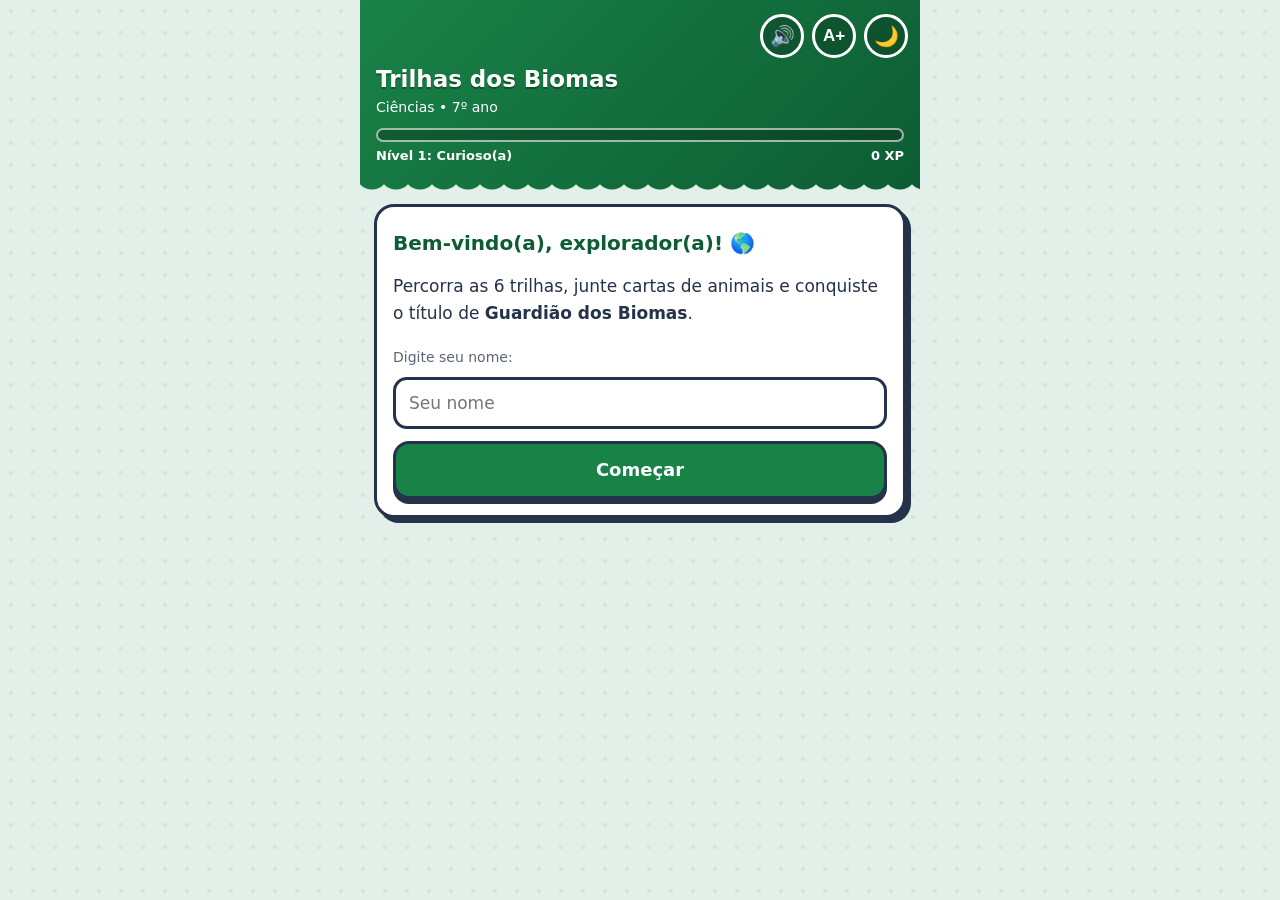
<file: index.html>
<!DOCTYPE html>
<html lang="pt-BR">
<head>
<meta charset="utf-8">
<meta name="viewport" content="width=device-width,initial-scale=1,viewport-fit=cover">
<meta name="theme-color" content="#0f5132">
<title>Trilhas dos Biomas Brasileiros – 7º ano</title>
<meta name="description" content="Trilhas, quizzes e desafios sobre os biomas brasileiros – Ciências, 7º ano.">
<link rel="manifest" href="manifest.webmanifest">
<link rel="icon" href="icons/icon.svg" type="image/svg+xml">
<link rel="icon" href="icons/icon-192.png" sizes="192x192" type="image/png">
<link rel="apple-touch-icon" href="icons/apple-touch-icon.png">
<meta name="mobile-web-app-capable" content="yes">
<meta name="apple-mobile-web-app-capable" content="yes">
<meta name="apple-mobile-web-app-title" content="Biomas">
<meta name="apple-mobile-web-app-status-bar-style" content="black-translucent">
<link rel="stylesheet" href="css/base.css">
<link rel="stylesheet" href="css/componentes.css">
<link rel="stylesheet" href="css/telas.css">
<link rel="stylesheet" href="css/relatorio.css">
<link rel="stylesheet" href="css/estudar.css">
<link rel="stylesheet" href="css/home2.css">
<link rel="stylesheet" href="css/quiz2.css">
<link rel="stylesheet" href="css/acesso.css">
<link rel="stylesheet" href="css/leitor.css">
<link rel="stylesheet" href="css/turma.css">
</head>
<body>
<div id="app"></div>
<nav class="tabs"><div id="nav"></div></nav>
<button id="installBtn" hidden>📲 Instalar app</button>

<script src="js/dados/biomas/amazonia.js"></script>
<script src="js/dados/biomas/cerrado.js"></script>
<script src="js/dados/biomas/mata-atlantica.js"></script>
<script src="js/dados/biomas/caatinga.js"></script>
<script src="js/dados/biomas/pampa.js"></script>
<script src="js/dados/biomas/pantanal.js"></script>
<script src="js/dados/biomas/amazonia-extra.js"></script>
<script src="js/dados/biomas/cerrado-extra.js"></script>
<script src="js/dados/biomas/mata-atlantica-extra.js"></script>
<script src="js/dados/biomas/caatinga-extra.js"></script>
<script src="js/dados/biomas/pampa-extra.js"></script>
<script src="js/dados/biomas/pantanal-extra.js"></script>
<script src="js/dados/biomas/amazonia-extra2.js"></script>
<script src="js/dados/biomas/caatinga-extra2.js"></script>
<script src="js/dados/biomas/cerrado-extra2.js"></script>
<script src="js/dados/biomas/mata-atlantica-extra2.js"></script>
<script src="js/dados/biomas/pampa-extra2.js"></script>
<script src="js/dados/biomas/pantanal-extra2.js"></script>
<script src="js/dados/mitos-fontes.js"></script>
<script src="js/dados/glossario.js"></script>
<script src="js/dados/textos/amazonia.js"></script>
<script src="js/dados/textos/cerrado.js"></script>
<script src="js/dados/textos/pantanal.js"></script>
<script src="js/dados/textos/caatinga.js"></script>
<script src="js/dados/textos/pampa.js"></script>
<script src="js/dados/textos/mata-atlantica.js"></script>
<script src="js/estado.js"></script>
<script src="js/tema.js"></script>
<script src="js/modo.js"></script>
<script src="js/acesso.js"></script>
<script src="js/leitor.js"></script>
<script src="js/telas/relampago.js"></script>
<script src="js/navegacao.js"></script>
<script src="js/dialogo.js"></script>
<script src="js/sessao.js"></script>
<script src="js/sequencia.js"></script>
<script src="js/medalhas.js"></script>
<script src="js/mapa.js"></script>
<script src="js/revisao.js"></script>
<script src="js/telas/inicio.js"></script>
<script src="js/telas/trilha.js"></script>
<script src="js/quiz.js"></script>
<script src="js/telas/atividades.js"></script>
<script src="js/telas/resultado.js"></script>
<script src="js/quiz-pares.js"></script>
<script src="js/telas/glossario.js"></script>
<script src="js/dados/bncc.js"></script>
<script src="js/bncc.js"></script>
<script src="js/telas/relatorio.js"></script>
<script src="js/qual-bioma.js"></script>
<script src="js/telas/estudar.js"></script>
<script src="js/dados/secoes.js"></script>
<script src="js/reveja.js"></script>
<script src="js/turma-codigo.js"></script>
<script src="js/telas/turma.js"></script>
<script src="js/telas/compara.js"></script>
<script src="js/telas/projetor.js"></script>
<script src="js/dados/niveis.js"></script>
<script src="js/nivel.js"></script>
<script src="js/main.js"></script>
<script src="js/voltar.js"></script>
<script src="js/pwa.js"></script>
</body>
</html>
</file>
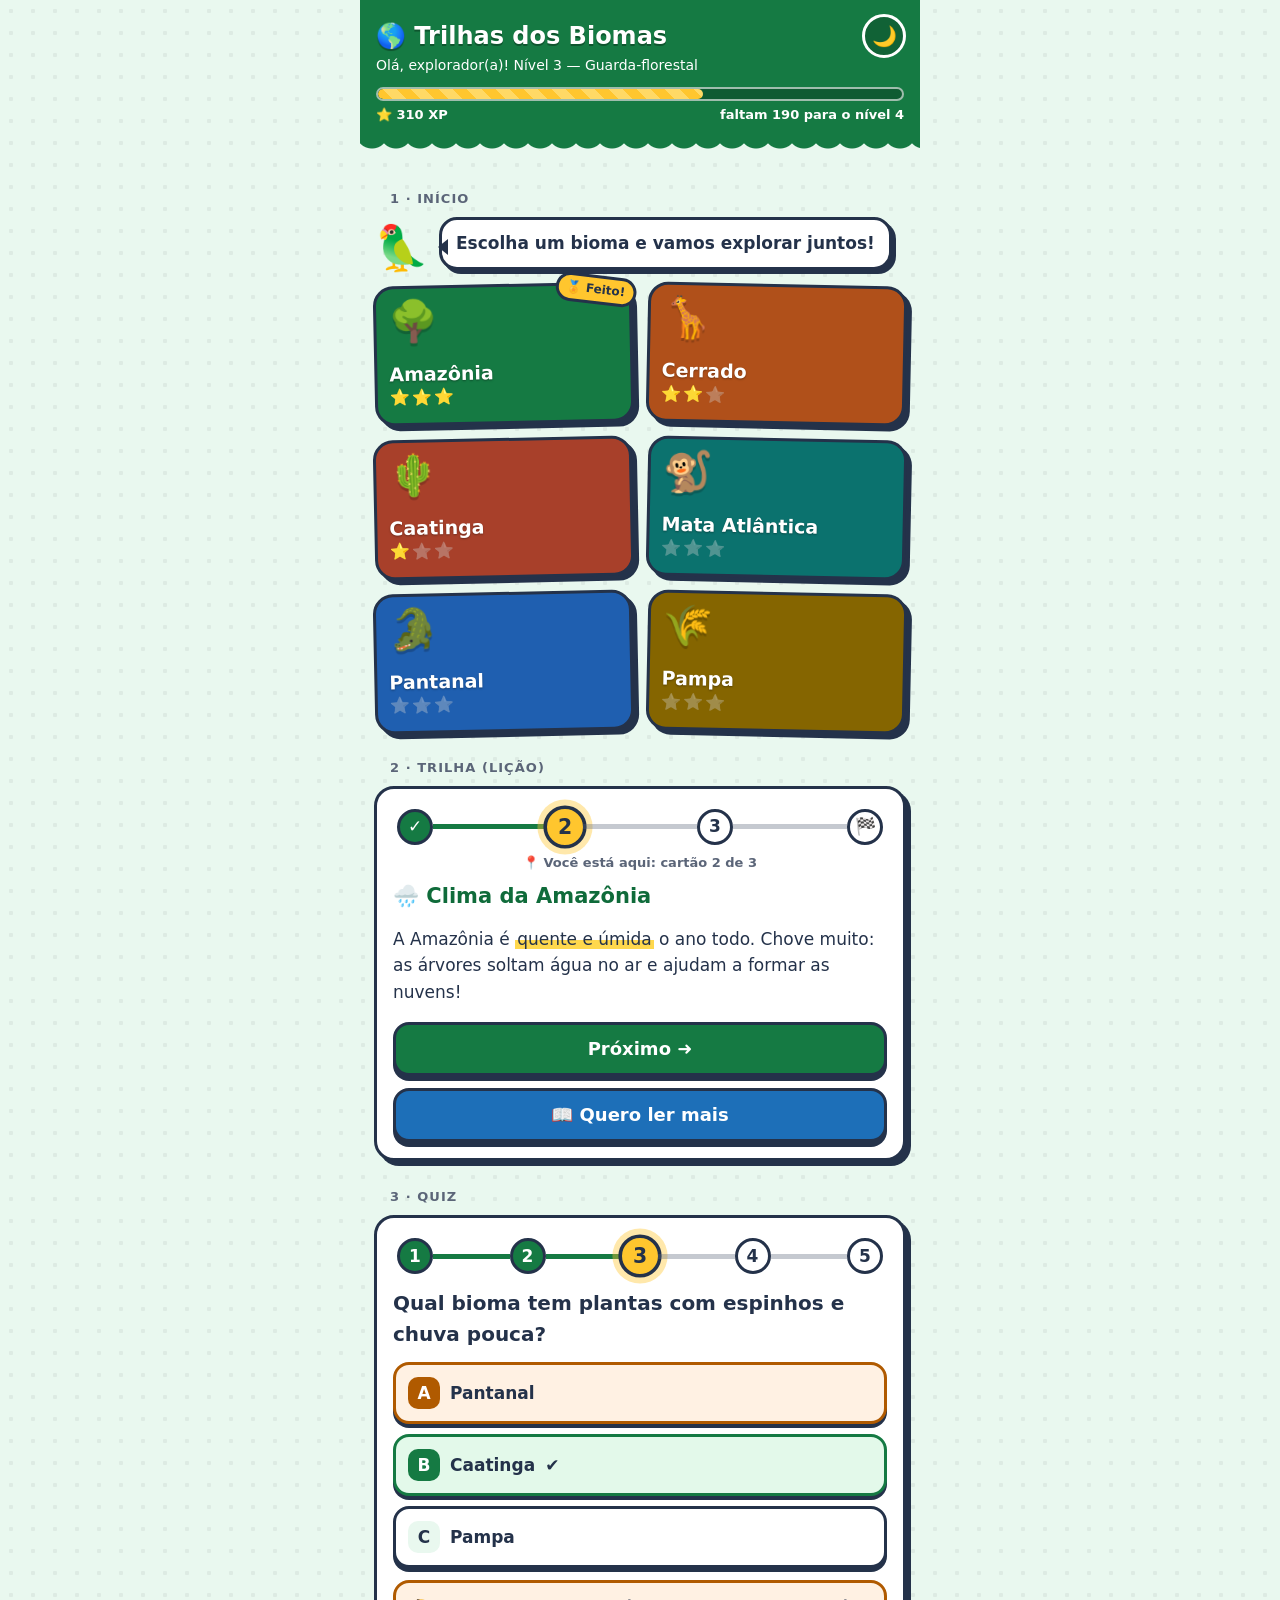
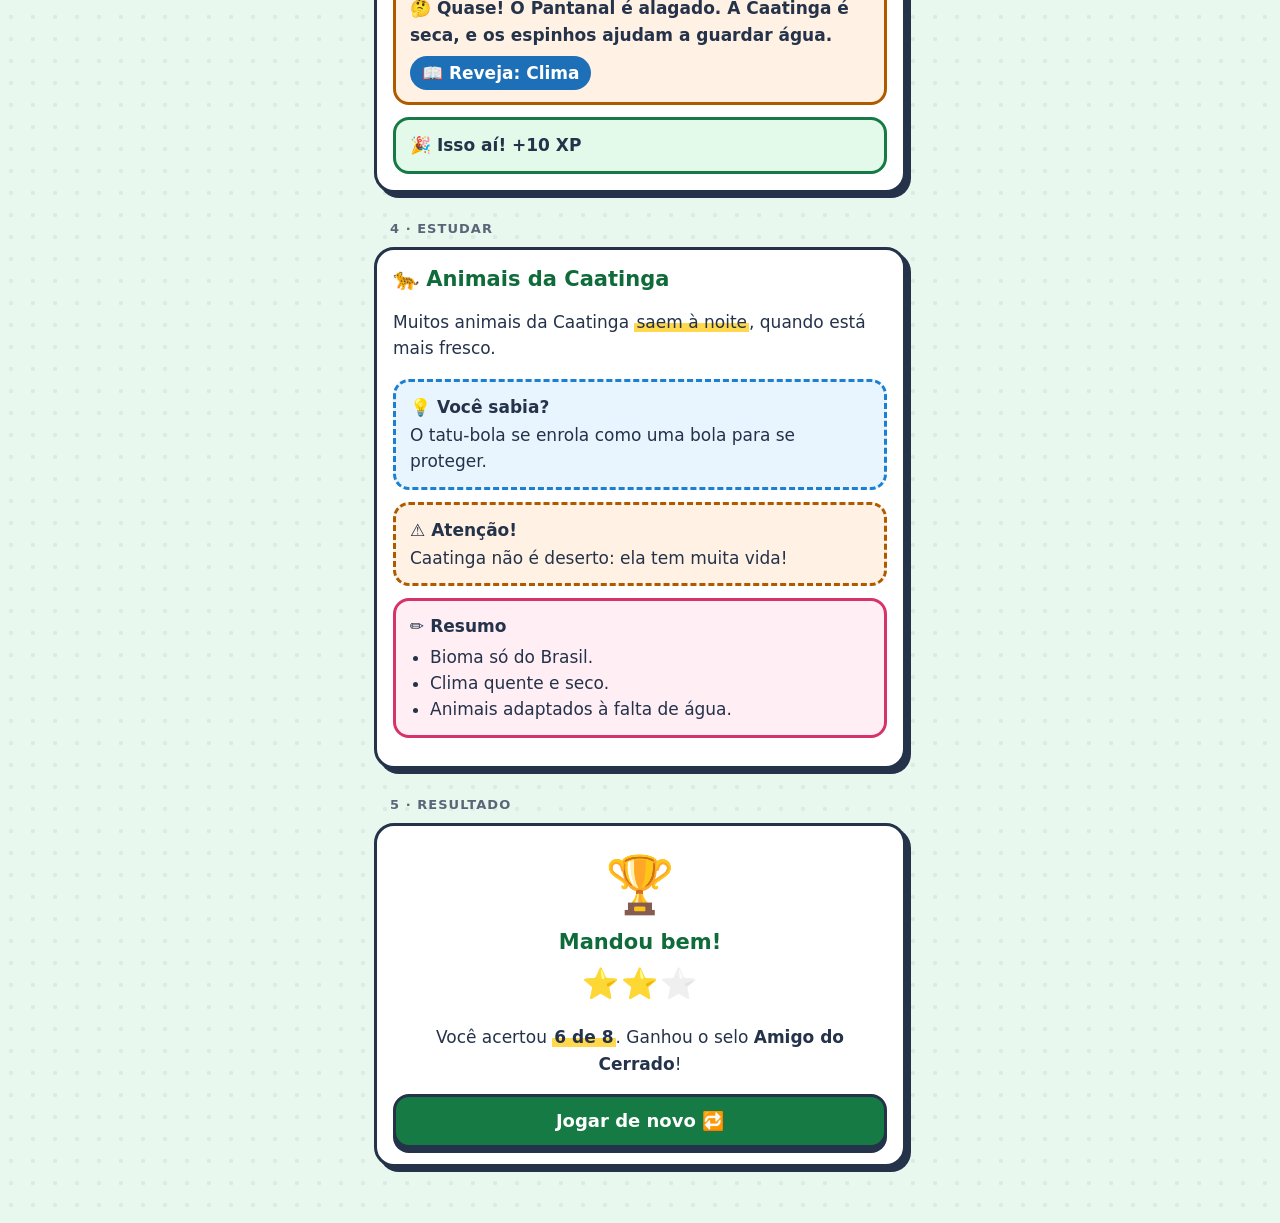
<file: docs/amostra-divertida.html>
<!doctype html>
<html lang="pt-BR"><head><meta charset="utf-8"><meta name="viewport" content="width=device-width,initial-scale=1">
<title>Amostra divertida — Trilhas dos Biomas</title>
<link rel="stylesheet" href="amostra-divertida.css"></head><body><div class="wrap">

<header class="top">
 <button class="modo" id="modo" onclick="trocaModo()" aria-label="Modo escuro">🌙</button>
 <h1>🌎 Trilhas dos Biomas</h1>
 <div class="sub">Olá, explorador(a)! Nível 3 — Guarda-florestal</div>
 <div class="xpbar"><i></i></div>
 <div class="xpline"><span>⭐ 310 XP</span><span>faltam 190 para o nível 4</span></div>
</header>

<main>
<div class="sec-t">1 · Início</div>
<div class="guia"><div class="av">🦜</div><div class="balao">Escolha um bioma e vamos explorar juntos!</div></div>
<div class="tiles">
 <div class="tile" style="background:#157a43"><span class="selo">🏅 Feito!</span><div class="em">🌳</div><div><h3>Amazônia</h3><div class="stars">⭐⭐⭐</div></div></div>
 <div class="tile" style="background:#b0501a"><div class="em">🦒</div><div><h3>Cerrado</h3><div class="stars">⭐⭐<b>⭐</b></div></div></div>
 <div class="tile" style="background:#a8402a"><div class="em">🌵</div><div><h3>Caatinga</h3><div class="stars">⭐<b>⭐⭐</b></div></div></div>
 <div class="tile" style="background:#0b726e"><div class="em">🐒</div><div><h3>Mata Atlântica</h3><div class="stars"><b>⭐⭐⭐</b></div></div></div>
 <div class="tile" style="background:#1f5fb0"><div class="em">🐊</div><div><h3>Pantanal</h3><div class="stars"><b>⭐⭐⭐</b></div></div></div>
 <div class="tile" style="background:#856500"><div class="em">🌾</div><div><h3>Pampa</h3><div class="stars"><b>⭐⭐⭐</b></div></div></div>
</div>

<div class="sec-t">2 · Trilha (lição)</div>
<div class="card">
 <div class="passos"><span class="feito">✓</span><i class="feito"></i><span class="aqui">2</span><i></i><span>3</span><i></i><span>🏁</span></div>
 <div class="aqui-txt">📍 Você está aqui: cartão 2 de 3</div>
 <h2>🌧️ Clima da Amazônia</h2>
 <p>A Amazônia é <mark>quente e úmida</mark> o ano todo. Chove muito: as árvores soltam água no ar e ajudam a formar as nuvens!</p>
 <button class="btn">Próximo ➜</button>
 <button class="btn ler">📖 Quero ler mais</button>
</div>

<div class="sec-t">3 · Quiz</div>
<div class="card">
 <div class="passos"><span class="feito">1</span><i class="feito"></i><span class="feito">2</span><i class="feito"></i><span class="aqui">3</span><i></i><span>4</span><i></i><span>5</span></div>
 <div class="q">Qual bioma tem plantas com espinhos e chuva pouca?</div>
 <button class="opt wrong"><span class="l">A</span>Pantanal</button>
 <button class="opt right"><span class="l">B</span>Caatinga <span class="pop">✔</span></button>
 <button class="opt"><span class="l">C</span>Pampa</button>
 <div class="fb bad">🤔 Quase! O Pantanal é alagado. A <b>Caatinga</b> é seca, e os espinhos ajudam a guardar água.<br><span class="rev">📖 Reveja: Clima</span></div>
 <div class="fb ok">🎉 Isso aí! +10 XP</div>
</div>

<div class="sec-t">4 · Estudar</div>
<div class="card">
 <h2>🐆 Animais da Caatinga</h2>
 <p>Muitos animais da Caatinga <mark>saem à noite</mark>, quando está mais fresco.</p>
 <div class="box sabia"><b class="t">💡 Você sabia?</b>O tatu-bola se enrola como uma bola para se proteger.</div>
 <div class="box aten"><b class="t">⚠️ Atenção!</b>Caatinga não é deserto: ela tem muita vida!</div>
 <div class="box resumo"><b class="t">✏️ Resumo</b><ul><li>Bioma só do Brasil.</li><li>Clima quente e seco.</li><li>Animais adaptados à falta de água.</li></ul></div>
</div>

<div class="sec-t">5 · Resultado</div>
<div class="card" style="text-align:center">
 <div style="font-size:56px" class="pop">🏆</div>
 <h2>Mandou bem!</h2>
 <div class="stars" style="font-size:30px">⭐⭐<b>⭐</b></div>
 <p>Você acertou <mark><b>6 de 8</b></mark>. Ganhou o selo <b>Amigo do Cerrado</b>!</p>
 <button class="btn">Jogar de novo 🔁</button>
</div>
</main></div><script>
/* Modo escuro: segue o celular na 1ª vez; depois lembra a escolha do aluno. */
function aplicaModo(m){document.documentElement.dataset.theme=m;var b=document.getElementById("modo");
 b.textContent=m=="dark"?"☀️":"🌙";b.setAttribute("aria-label",m=="dark"?"Modo claro":"Modo escuro")}
function trocaModo(){var m=document.documentElement.dataset.theme=="dark"?"light":"dark";aplicaModo(m);try{localStorage.setItem("biomas7_modo",m)}catch(e){}}
(function(){var m;try{m=localStorage.getItem("biomas7_modo")}catch(e){}
 if(!m)m=matchMedia&&matchMedia("(prefers-color-scheme: dark)").matches?"dark":"light";aplicaModo(m)})();
</script>
</body></html>
</file>
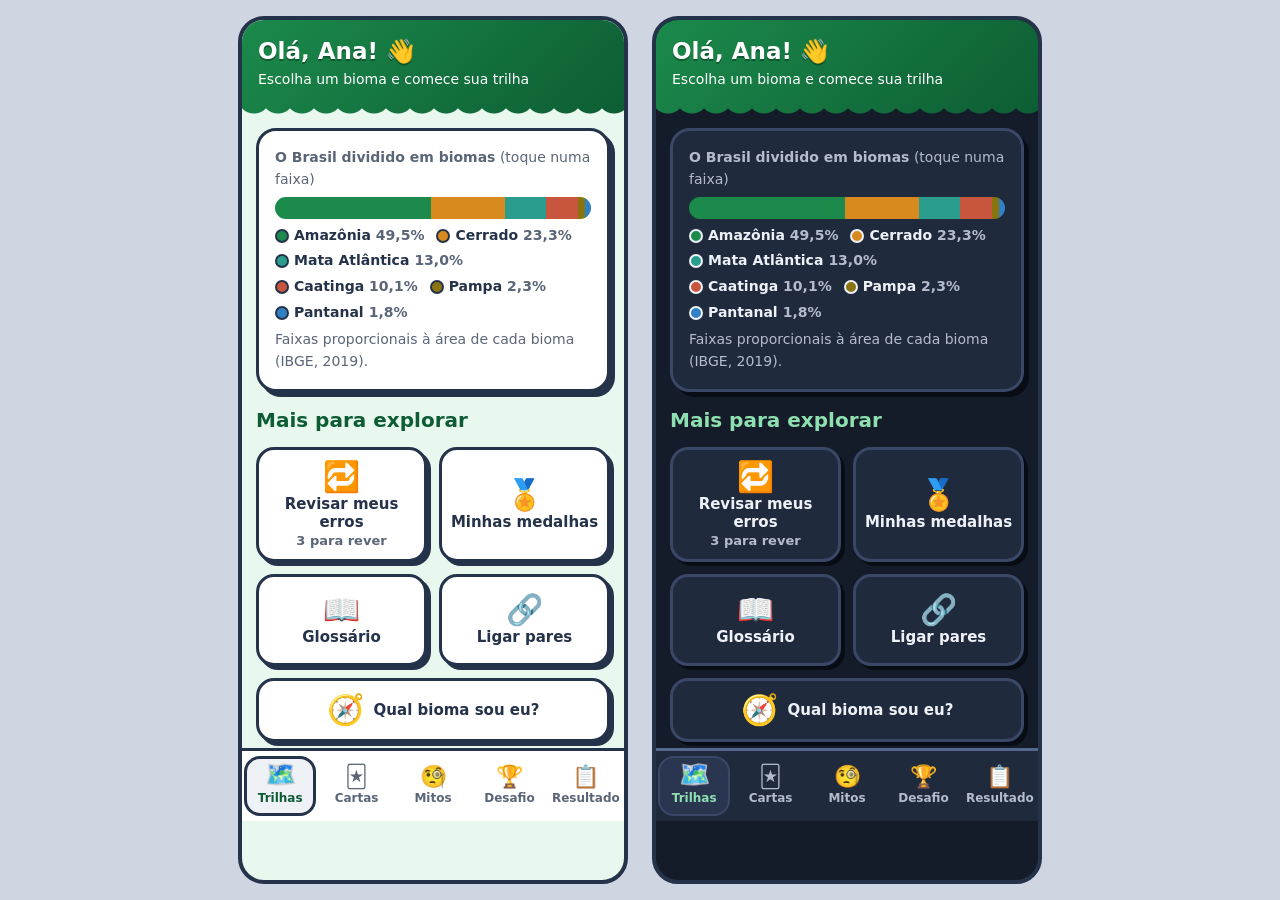
<file: docs/amostra-visual2-r1.html>
<!doctype html><html lang="pt-BR"><head><meta charset="utf-8"><meta name="viewport" content="width=device-width,initial-scale=1"><title>Amostra Visual 2 – R1</title>
<link rel="stylesheet" href="../css/base.css"><link rel="stylesheet" href="../css/componentes.css"><link rel="stylesheet" href="../css/telas.css"><link rel="stylesheet" href="../css/home2.css">
<style>body{display:flex;gap:24px;justify-content:center;flex-wrap:wrap;padding:16px;background:#cfd6e2}.fone{width:390px;border:4px solid #24324a;border-radius:26px;overflow:hidden;background:var(--c3)}
.fone[data-theme=dark]{--ink:#eef2f8;--mut:#b4bccb;--card:#1f2a3d;--line:#55678c;--soft:#2a3650;--c3:#141b29;--tx:#8fe0b0;--lfg:#0a0f18;--dot:rgba(255,255,255,.05);color:var(--ink)}
.tela{padding-bottom:0}.fone[data-theme=dark] .card{border-color:#3a4766;box-shadow:5px 5px 0 #080c14}h2{padding:0}</style></head><body><div class="fone" ><div class="tela">
<header class="top"><h1>Olá, Ana! 👋</h1><div class="sub">Escolha um bioma e comece sua trilha</div></header>
<main><div class="card"><div class="small"><b>O Brasil dividido em biomas</b> (toque numa faixa)</div><div class="landbar"><b style="width:49.5%;background:#1b8a4b"></b><b style="width:23.3%;background:#d98a1f"></b><b style="width:13.0%;background:#2a9d8f"></b><b style="width:10.1%;background:#c8553d"></b><b style="width:2.3%;background:#8a7410"></b><b style="width:1.8%;background:#2f80c4"></b></div><ul class="legenda"><li><i style="background:#1b8a4b"></i>Amazônia <span>49,5%</span></li><li><i style="background:#d98a1f"></i>Cerrado <span>23,3%</span></li><li><i style="background:#2a9d8f"></i>Mata Atlântica <span>13,0%</span></li><li><i style="background:#c8553d"></i>Caatinga <span>10,1%</span></li><li><i style="background:#8a7410"></i>Pampa <span>2,3%</span></li><li><i style="background:#2f80c4"></i>Pantanal <span>1,8%</span></li></ul><div class="small">Faixas proporcionais à área de cada bioma (IBGE, 2019).</div></div>
<h2>Mais para explorar</h2><div class="atalhos"><button class="atalho"><span class="ic">🔁</span><span>Revisar meus erros<br><small>3 para rever</small></span></button><button class="atalho"><span class="ic">🏅</span><span>Minhas medalhas</span></button><button class="atalho"><span class="ic">📖</span><span>Glossário</span></button><button class="atalho"><span class="ic">🔗</span><span>Ligar pares</span></button><button class="atalho"><span class="ic">🧭</span><span>Qual bioma sou eu?</span></button></div></main>
<nav class="tabs" style="position:static"><div><button class="on"><span>🗺️</span>Trilhas</button><button class=""><span>🃏</span>Cartas</button><button class=""><span>🧐</span>Mitos</button><button class=""><span>🏆</span>Desafio</button><button class=""><span>📋</span>Resultado</button></div></nav></div></div><div class="fone" data-theme="dark"><div class="tela">
<header class="top"><h1>Olá, Ana! 👋</h1><div class="sub">Escolha um bioma e comece sua trilha</div></header>
<main><div class="card"><div class="small"><b>O Brasil dividido em biomas</b> (toque numa faixa)</div><div class="landbar"><b style="width:49.5%;background:#1b8a4b"></b><b style="width:23.3%;background:#d98a1f"></b><b style="width:13.0%;background:#2a9d8f"></b><b style="width:10.1%;background:#c8553d"></b><b style="width:2.3%;background:#8a7410"></b><b style="width:1.8%;background:#2f80c4"></b></div><ul class="legenda"><li><i style="background:#1b8a4b"></i>Amazônia <span>49,5%</span></li><li><i style="background:#d98a1f"></i>Cerrado <span>23,3%</span></li><li><i style="background:#2a9d8f"></i>Mata Atlântica <span>13,0%</span></li><li><i style="background:#c8553d"></i>Caatinga <span>10,1%</span></li><li><i style="background:#8a7410"></i>Pampa <span>2,3%</span></li><li><i style="background:#2f80c4"></i>Pantanal <span>1,8%</span></li></ul><div class="small">Faixas proporcionais à área de cada bioma (IBGE, 2019).</div></div>
<h2>Mais para explorar</h2><div class="atalhos"><button class="atalho"><span class="ic">🔁</span><span>Revisar meus erros<br><small>3 para rever</small></span></button><button class="atalho"><span class="ic">🏅</span><span>Minhas medalhas</span></button><button class="atalho"><span class="ic">📖</span><span>Glossário</span></button><button class="atalho"><span class="ic">🔗</span><span>Ligar pares</span></button><button class="atalho"><span class="ic">🧭</span><span>Qual bioma sou eu?</span></button></div></main>
<nav class="tabs" style="position:static"><div><button class="on"><span>🗺️</span>Trilhas</button><button class=""><span>🃏</span>Cartas</button><button class=""><span>🧐</span>Mitos</button><button class=""><span>🏆</span>Desafio</button><button class=""><span>📋</span>Resultado</button></div></nav></div></div></body></html>
</file>
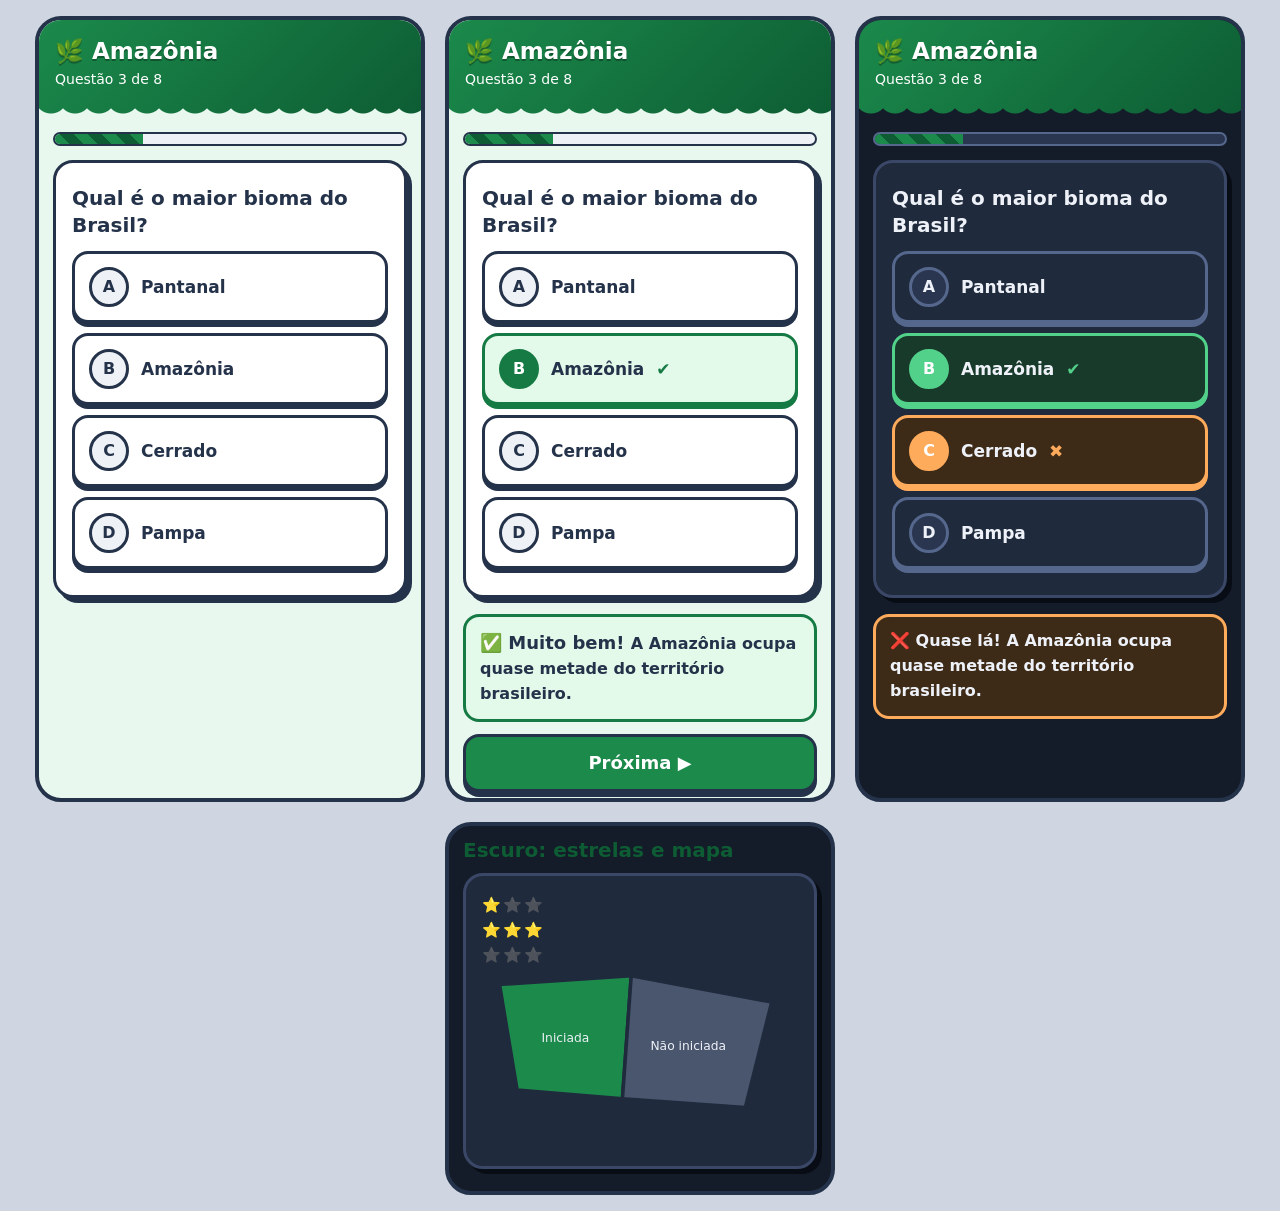
<file: docs/amostra-visual2-r3.html>
<!doctype html><html lang="pt-BR"><head><meta charset="utf-8"><meta name="viewport" content="width=device-width,initial-scale=1"><title>Amostra Visual 2 – R3</title>
<link rel="stylesheet" href="../css/base.css"><link rel="stylesheet" href="../css/componentes.css"><link rel="stylesheet" href="../css/telas.css"><link rel="stylesheet" href="../css/quiz2.css">
<style>body{display:flex;gap:20px;justify-content:center;flex-wrap:wrap;padding:16px;background:#cfd6e2}.fone{width:390px;border:4px solid #24324a;border-radius:26px;overflow:hidden;background:var(--c3)}
.fone[data-theme=dark]{--ink:#eef2f8;--mut:#b4bccb;--card:#1f2a3d;--line:#55678c;--soft:#2a3650;--c3:#141b29;--ok:#52d18a;--bad:#ffab5c;--okbg:#173a2a;--badbg:#3d2a17;--lfg:#0a0f18;color:var(--ink)}
.fone[data-theme=dark] .card{border-color:#3a4766;box-shadow:5px 5px 0 #080c14}
.fone[data-theme=dark] .stars b{opacity:.55;filter:grayscale(1) brightness(.55)}.fone[data-theme=dark] polygon[fill="#a8adb3"]{fill:#4a566e}
.tela{padding-bottom:6px}h2{padding:0}</style></head><body>
<div class="fone"><div class="tela">
<header class="top"><h1>🌿 Amazônia</h1><div class="sub">Questão 3 de 8</div></header>
<main><div class="prog"><i style="width:25%"></i></div><div class="card"><div class="q">Qual é o maior bioma do Brasil?</div>
<button class="opt l">Pantanal</button><button class="opt l">Amazônia</button><button class="opt l">Cerrado</button><button class="opt l">Pampa</button></div></main></div></div>

<div class="fone"><div class="tela">
<header class="top"><h1>🌿 Amazônia</h1><div class="sub">Questão 3 de 8</div></header>
<main><div class="prog"><i style="width:25%"></i></div><div class="card"><div class="q">Qual é o maior bioma do Brasil?</div>
<button class="opt l" disabled>Pantanal</button><button class="opt l right" disabled>Amazônia</button><button class="opt l" disabled>Cerrado</button><button class="opt l" disabled>Pampa</button></div>
<div class="festa"><i style="--x:-120px;--y:-90px;--r:-40deg">🎉</i><i style="--x:110px;--y:-110px;--r:50deg;--d:.05s">⭐</i><i style="--x:-60px;--y:-140px;--r:20deg;--d:.1s">✨</i><i style="--x:70px;--y:-60px;--r:-30deg;--d:.15s">🎊</i><i style="--x:0px;--y:-120px;--r:10deg;--d:.2s">🌟</i><i style="--x:-140px;--y:-30px;--r:60deg;--d:.25s">🎈</i></div>
<div class="fb ok pop"><b>✅ Muito bem! </b>A Amazônia ocupa quase metade do território brasileiro.</div><button class="btn">Próxima ▶</button></main></div></div>

<div class="fone" data-theme="dark"><div class="tela">
<header class="top"><h1>🌿 Amazônia</h1><div class="sub">Questão 3 de 8</div></header>
<main><div class="prog"><i style="width:25%"></i></div><div class="card"><div class="q">Qual é o maior bioma do Brasil?</div>
<button class="opt l" disabled>Pantanal</button><button class="opt l right" disabled>Amazônia</button><button class="opt l wrong" disabled>Cerrado</button><button class="opt l" disabled>Pampa</button></div>
<div class="fb bad pop"><b>❌ Quase lá! </b>A Amazônia ocupa quase metade do território brasileiro.</div></main></div></div>

<div class="fone" data-theme="dark"><div class="tela"><main><h2>Escuro: estrelas e mapa</h2><div class="card"><div class="stars">⭐<b>⭐⭐</b></div><div class="stars">⭐⭐⭐</div><div class="stars"><b>⭐⭐⭐</b></div>
<svg viewBox="0 0 360 200" width="100%"><polygon points="20,20 170,10 160,150 40,140" fill="#1b8a4b" stroke="var(--card)" stroke-width="4"/><polygon points="170,10 330,40 300,160 160,150" fill="#a8adb3" stroke="var(--card)" stroke-width="4"/><text x="95" y="85" font-size="14" fill="var(--ink)" text-anchor="middle">Iniciada</text><text x="235" y="95" font-size="14" fill="var(--ink)" text-anchor="middle">Não iniciada</text></svg></div></main></div></div>
</body></html>
</file>
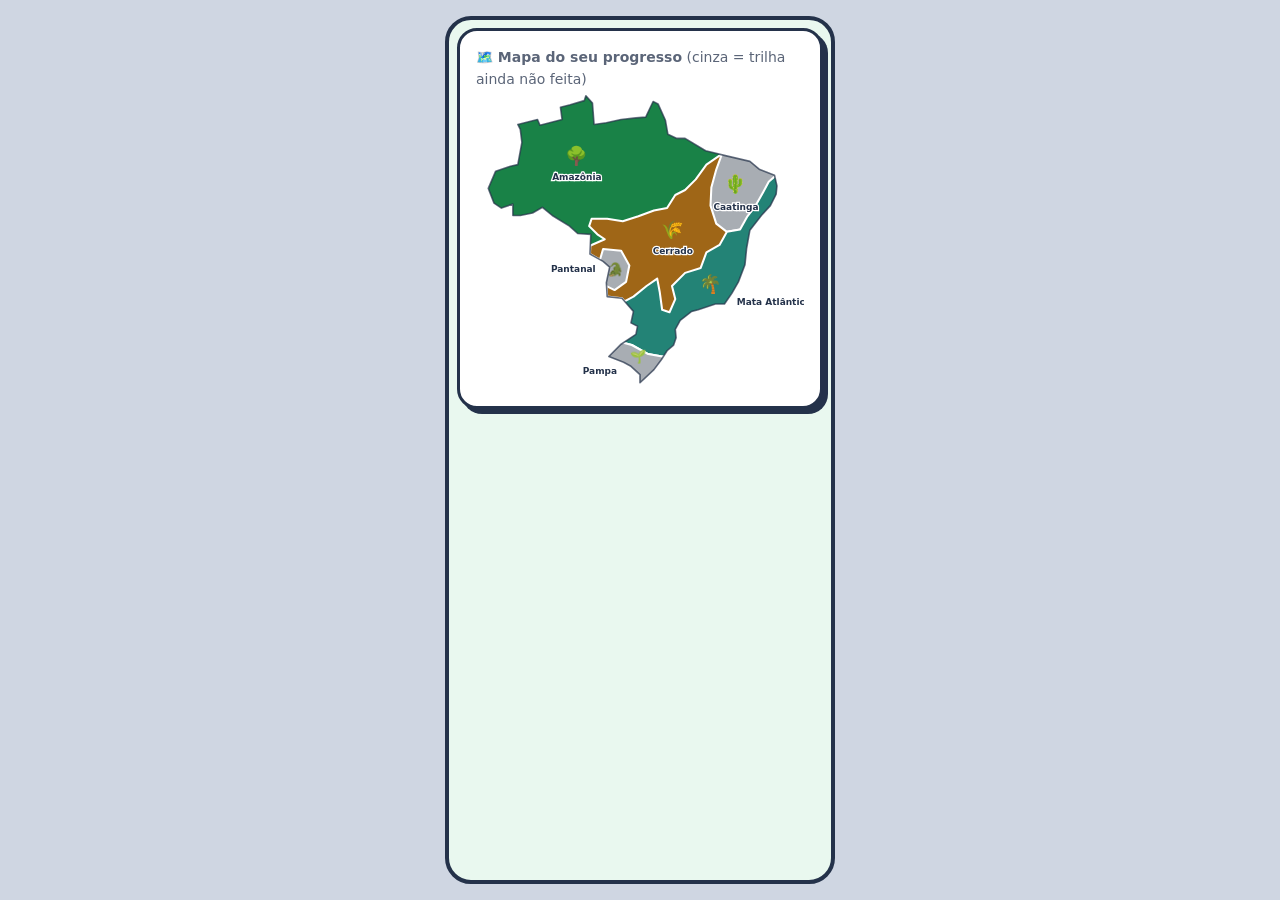
<file: docs/amostra-visual2-r4.html>
<!doctype html><html lang="pt-BR"><head><meta charset="utf-8"><meta name="viewport" content="width=device-width,initial-scale=1"><title>Amostra Visual 2 – R4</title>
<link rel="stylesheet" href="../css/base.css"><link rel="stylesheet" href="../css/componentes.css"><link rel="stylesheet" href="../css/telas.css"><link rel="stylesheet" href="../css/quiz2.css">
<style>body{display:flex;gap:20px;justify-content:center;flex-wrap:wrap;padding:16px;background:#cfd6e2}.fone{width:390px;border:4px solid #24324a;border-radius:26px;overflow:hidden;background:var(--c3);padding:8px}</style></head><body>
<div class="fone"><div class="card"><div class="small"><b>🗺️ Mapa do seu progresso</b> (cinza = trilha ainda não feita)</div><svg viewBox="0 0 400 365" width="100%" role="img" aria-labelledby="mapa-titulo mapa-desc" style="display:block;max-width:460px;margin:0 auto"><title id="mapa-titulo">Mapa simplificado dos biomas</title><desc id="mapa-desc">Contorno do Brasil dividido em seis biomas, em posições aproximadas.</desc><defs><clipPath id="mapa-br"><polygon points="216,14 222,17 231,37 234,54 245,59 255,59 280,74 304,80 334,87 346,97 364,104 367,117 366,127 359,141 348,153 334,171 330,193 328,213 320,234 312,248 303,261 292,261 271,268 263,270 249,281 243,292 244,302 241,311 233,318 226,329 217,341 200,357 200,347 189,337 180,332 162,325 177,310 195,298 197,288 189,284 192,270 178,254 160,252 159,235 163,216 155,209 139,200 140,176 124,175 114,166 93,153 81,143 69,150 54,153 45,153 45,139 31,144 22,138 15,120 24,99 42,93 51,91 56,64 54,48 51,42 75,36 78,43 105,36 103,21 115,18 132,13 134,7 142,16 144,42 159,40 177,36 195,34 207,33"></polygon></clipPath></defs><g role="button" tabindex="0" aria-label="Cerrado. Trilha iniciada" onclick="startTrail('cer')" onkeydown="mapaTecla(event,'cer')" style="cursor:pointer"><polygon points="216,14 222,17 231,37 234,54 245,59 255,59 280,74 304,80 334,87 346,97 364,104 367,117 366,127 359,141 348,153 334,171 330,193 328,213 320,234 312,248 303,261 292,261 271,268 263,270 249,281 243,292 244,302 241,311 233,318 226,329 217,341 200,357 200,347 189,337 180,332 162,325 177,310 195,298 197,288 189,284 192,270 178,254 160,252 159,235 163,216 155,209 139,200 140,176 124,175 114,166 93,153 81,143 69,150 54,153 45,153 45,139 31,144 22,138 15,120 24,99 42,93 51,91 56,64 54,48 51,42 75,36 78,43 105,36 103,21 115,18 132,13 134,7 142,16 144,42 159,40 177,36 195,34 207,33" fill="#9f6617" stroke="var(--card)" stroke-width="2.5" stroke-linejoin="round" clip-path="url(#mapa-br)"><title>Cerrado. Trilha iniciada</title></polygon></g><g role="button" tabindex="0" aria-label="Amazônia. Trilha iniciada" onclick="startTrail('amz')" onkeydown="mapaTecla(event,'amz')" style="cursor:pointer"><polygon points="-3,-9 280,-9 290,70 300,78 281,91 268,109 255,122 243,128 233,144 217,147 198,154 179,160 160,157 141,157 138,166 148,176 157,182 132,193 -3,189" fill="#198247" stroke="var(--card)" stroke-width="2.5" stroke-linejoin="round" clip-path="url(#mapa-br)"><title>Amazônia. Trilha iniciada</title></polygon></g><g role="button" tabindex="0" aria-label="Caatinga. Trilha não iniciada" onclick="startTrail('caa')" onkeydown="mapaTecla(event,'caa')" style="cursor:pointer"><polygon points="300,70 411,70 411,180 322,170 306,173 293,163 286,141 287,119 293,97 300,78" fill="#a8adb3" stroke="var(--card)" stroke-width="2.5" stroke-linejoin="round" clip-path="url(#mapa-br)"><title>Caatinga. Trilha não iniciada</title></polygon></g><g role="button" tabindex="0" aria-label="Pantanal. Trilha não iniciada" onclick="startTrail('pan')" onkeydown="mapaTecla(event,'pan')" style="cursor:pointer"><polygon points="155,194 177,196 187,214 183,234 169,244 155,237 150,211" fill="#a8adb3" stroke="var(--card)" stroke-width="2.5" stroke-linejoin="round" clip-path="url(#mapa-br)"><title>Pantanal. Trilha não iniciada</title></polygon></g><g role="button" tabindex="0" aria-label="Mata Atlântica. Trilha iniciada" onclick="startTrail('mat')" onkeydown="mapaTecla(event,'mat')" style="cursor:pointer"><polygon points="411,95 366,104 357,112 350,125 341,141 331,154 322,170 306,173 297,189 281,198 274,217 255,223 239,239 243,255 236,271 227,268 224,246 221,230 208,239 192,252 173,262 160,268 141,270 141,298 190,311 210,322 227,325 411,324" fill="#238376" stroke="var(--card)" stroke-width="2.5" stroke-linejoin="round" clip-path="url(#mapa-br)"><title>Mata Atlântica. Trilha iniciada</title></polygon></g><g role="button" tabindex="0" aria-label="Pampa. Trilha não iniciada" onclick="startTrail('pam')" onkeydown="mapaTecla(event,'pam')" style="cursor:pointer"><polygon points="141,298 190,311 210,322 227,325 411,324 411,414 141,414" fill="#a8adb3" stroke="var(--card)" stroke-width="2.5" stroke-linejoin="round" clip-path="url(#mapa-br)"><title>Pampa. Trilha não iniciada</title></polygon></g><polygon points="216,14 222,17 231,37 234,54 245,59 255,59 280,74 304,80 334,87 346,97 364,104 367,117 366,127 359,141 348,153 334,171 330,193 328,213 320,234 312,248 303,261 292,261 271,268 263,270 249,281 243,292 244,302 241,311 233,318 226,329 217,341 200,357 200,347 189,337 180,332 162,325 177,310 195,298 197,288 189,284 192,270 178,254 160,252 159,235 163,216 155,209 139,200 140,176 124,175 114,166 93,153 81,143 69,150 54,153 45,153 45,139 31,144 22,138 15,120 24,99 42,93 51,91 56,64 54,48 51,42 75,36 78,43 105,36 103,21 115,18 132,13 134,7 142,16 144,42 159,40 177,36 195,34 207,33" fill="none" stroke="var(--ink)" stroke-width="2" stroke-linejoin="round" opacity=".7" pointer-events="none"></polygon><g pointer-events="none"><text x="240" y="178" text-anchor="middle" font-size="22">🌾</text><text x="240" y="200" text-anchor="middle" font-size="11" font-weight="700" fill="var(--ink)" stroke="var(--card)" stroke-width="3" paint-order="stroke">Cerrado</text><text x="123" y="88" text-anchor="middle" font-size="22">🌳</text><text x="123" y="110" text-anchor="middle" font-size="11" font-weight="700" fill="var(--ink)" stroke="var(--card)" stroke-width="3" paint-order="stroke">Amazônia</text><text x="317" y="122" text-anchor="middle" font-size="22">🌵</text><text x="317" y="146" text-anchor="middle" font-size="11" font-weight="700" fill="var(--ink)" stroke="var(--card)" stroke-width="3" paint-order="stroke">Caatinga</text><text x="169" y="224" text-anchor="middle" font-size="16">🐊</text><text x="146" y="222" text-anchor="end" font-size="11" font-weight="700" fill="var(--ink)" stroke="var(--card)" stroke-width="3" paint-order="stroke">Pantanal</text><text x="286" y="244" text-anchor="middle" font-size="22">🌴</text><text x="318" y="262" text-anchor="start" font-size="11" font-weight="700" fill="var(--ink)" stroke="var(--card)" stroke-width="3" paint-order="stroke">Mata Atlântica</text><text x="197" y="331" text-anchor="middle" font-size="16">🌱</text><text x="172" y="346" text-anchor="end" font-size="11" font-weight="700" fill="var(--ink)" stroke="var(--card)" stroke-width="3" paint-order="stroke">Pampa</text></g></svg></div></div></body></html>
</file>
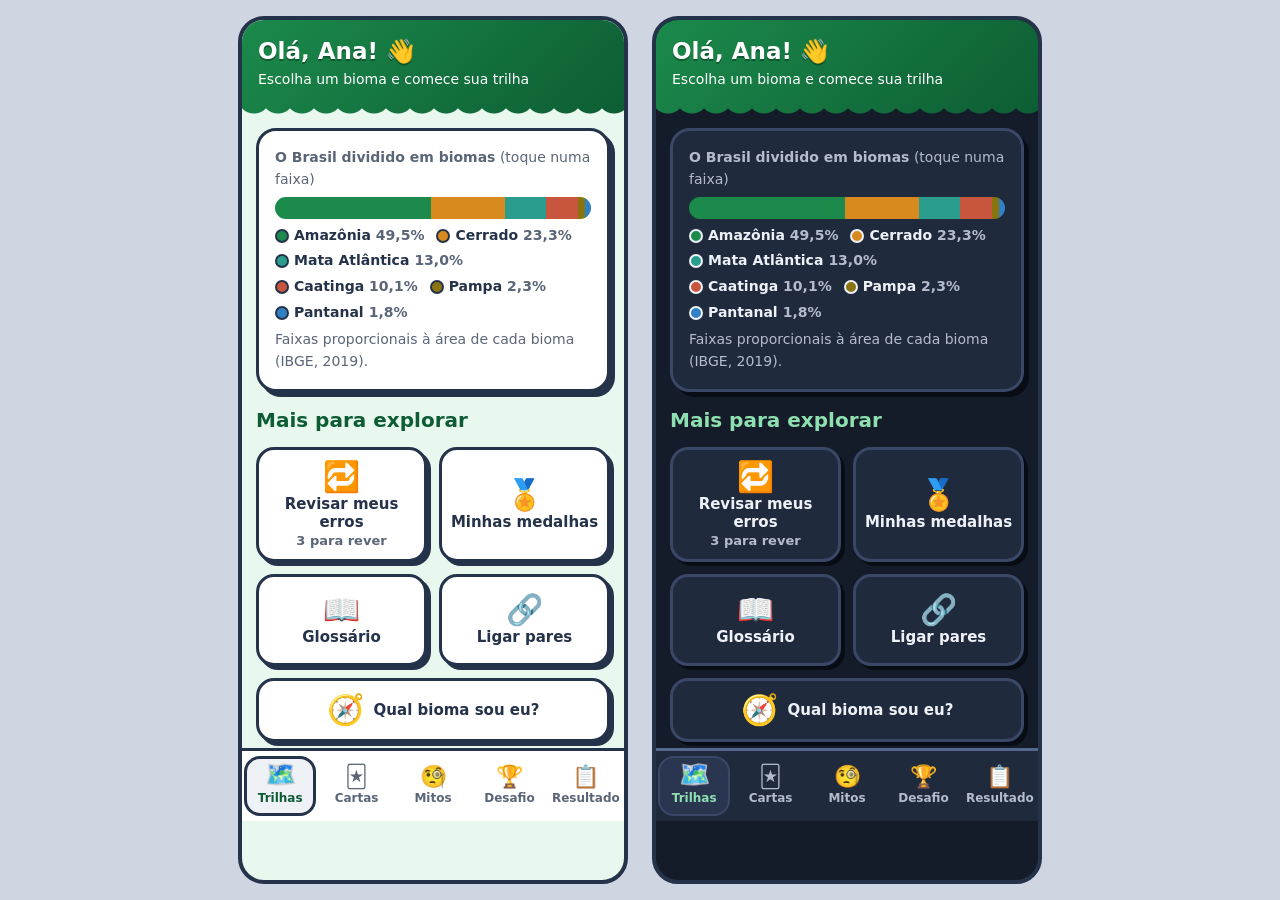
<file: docs/amostras/amostra-visual2-r1.html>
<!doctype html><html lang="pt-BR"><head><meta charset="utf-8"><meta name="viewport" content="width=device-width,initial-scale=1"><title>Amostra Visual 2 – R1</title>
<link rel="stylesheet" href="../../css/base.css"><link rel="stylesheet" href="../../css/componentes.css"><link rel="stylesheet" href="../../css/telas.css"><link rel="stylesheet" href="../../css/home2.css">
<style>body{display:flex;gap:24px;justify-content:center;flex-wrap:wrap;padding:16px;background:#cfd6e2}.fone{width:390px;border:4px solid #24324a;border-radius:26px;overflow:hidden;background:var(--c3)}
.fone[data-theme=dark]{--ink:#eef2f8;--mut:#b4bccb;--card:#1f2a3d;--line:#55678c;--soft:#2a3650;--c3:#141b29;--tx:#8fe0b0;--lfg:#0a0f18;--dot:rgba(255,255,255,.05);color:var(--ink)}
.tela{padding-bottom:0}.fone[data-theme=dark] .card{border-color:#3a4766;box-shadow:5px 5px 0 #080c14}h2{padding:0}</style></head><body><div class="fone" ><div class="tela">
<header class="top"><h1>Olá, Ana! 👋</h1><div class="sub">Escolha um bioma e comece sua trilha</div></header>
<main><div class="card"><div class="small"><b>O Brasil dividido em biomas</b> (toque numa faixa)</div><div class="landbar"><b style="width:49.5%;background:#1b8a4b"></b><b style="width:23.3%;background:#d98a1f"></b><b style="width:13.0%;background:#2a9d8f"></b><b style="width:10.1%;background:#c8553d"></b><b style="width:2.3%;background:#8a7410"></b><b style="width:1.8%;background:#2f80c4"></b></div><ul class="legenda"><li><i style="background:#1b8a4b"></i>Amazônia <span>49,5%</span></li><li><i style="background:#d98a1f"></i>Cerrado <span>23,3%</span></li><li><i style="background:#2a9d8f"></i>Mata Atlântica <span>13,0%</span></li><li><i style="background:#c8553d"></i>Caatinga <span>10,1%</span></li><li><i style="background:#8a7410"></i>Pampa <span>2,3%</span></li><li><i style="background:#2f80c4"></i>Pantanal <span>1,8%</span></li></ul><div class="small">Faixas proporcionais à área de cada bioma (IBGE, 2019).</div></div>
<h2>Mais para explorar</h2><div class="atalhos"><button class="atalho"><span class="ic">🔁</span><span>Revisar meus erros<br><small>3 para rever</small></span></button><button class="atalho"><span class="ic">🏅</span><span>Minhas medalhas</span></button><button class="atalho"><span class="ic">📖</span><span>Glossário</span></button><button class="atalho"><span class="ic">🔗</span><span>Ligar pares</span></button><button class="atalho"><span class="ic">🧭</span><span>Qual bioma sou eu?</span></button></div></main>
<nav class="tabs" style="position:static"><div><button class="on"><span>🗺️</span>Trilhas</button><button class=""><span>🃏</span>Cartas</button><button class=""><span>🧐</span>Mitos</button><button class=""><span>🏆</span>Desafio</button><button class=""><span>📋</span>Resultado</button></div></nav></div></div><div class="fone" data-theme="dark"><div class="tela">
<header class="top"><h1>Olá, Ana! 👋</h1><div class="sub">Escolha um bioma e comece sua trilha</div></header>
<main><div class="card"><div class="small"><b>O Brasil dividido em biomas</b> (toque numa faixa)</div><div class="landbar"><b style="width:49.5%;background:#1b8a4b"></b><b style="width:23.3%;background:#d98a1f"></b><b style="width:13.0%;background:#2a9d8f"></b><b style="width:10.1%;background:#c8553d"></b><b style="width:2.3%;background:#8a7410"></b><b style="width:1.8%;background:#2f80c4"></b></div><ul class="legenda"><li><i style="background:#1b8a4b"></i>Amazônia <span>49,5%</span></li><li><i style="background:#d98a1f"></i>Cerrado <span>23,3%</span></li><li><i style="background:#2a9d8f"></i>Mata Atlântica <span>13,0%</span></li><li><i style="background:#c8553d"></i>Caatinga <span>10,1%</span></li><li><i style="background:#8a7410"></i>Pampa <span>2,3%</span></li><li><i style="background:#2f80c4"></i>Pantanal <span>1,8%</span></li></ul><div class="small">Faixas proporcionais à área de cada bioma (IBGE, 2019).</div></div>
<h2>Mais para explorar</h2><div class="atalhos"><button class="atalho"><span class="ic">🔁</span><span>Revisar meus erros<br><small>3 para rever</small></span></button><button class="atalho"><span class="ic">🏅</span><span>Minhas medalhas</span></button><button class="atalho"><span class="ic">📖</span><span>Glossário</span></button><button class="atalho"><span class="ic">🔗</span><span>Ligar pares</span></button><button class="atalho"><span class="ic">🧭</span><span>Qual bioma sou eu?</span></button></div></main>
<nav class="tabs" style="position:static"><div><button class="on"><span>🗺️</span>Trilhas</button><button class=""><span>🃏</span>Cartas</button><button class=""><span>🧐</span>Mitos</button><button class=""><span>🏆</span>Desafio</button><button class=""><span>📋</span>Resultado</button></div></nav></div></div></body></html>
</file>
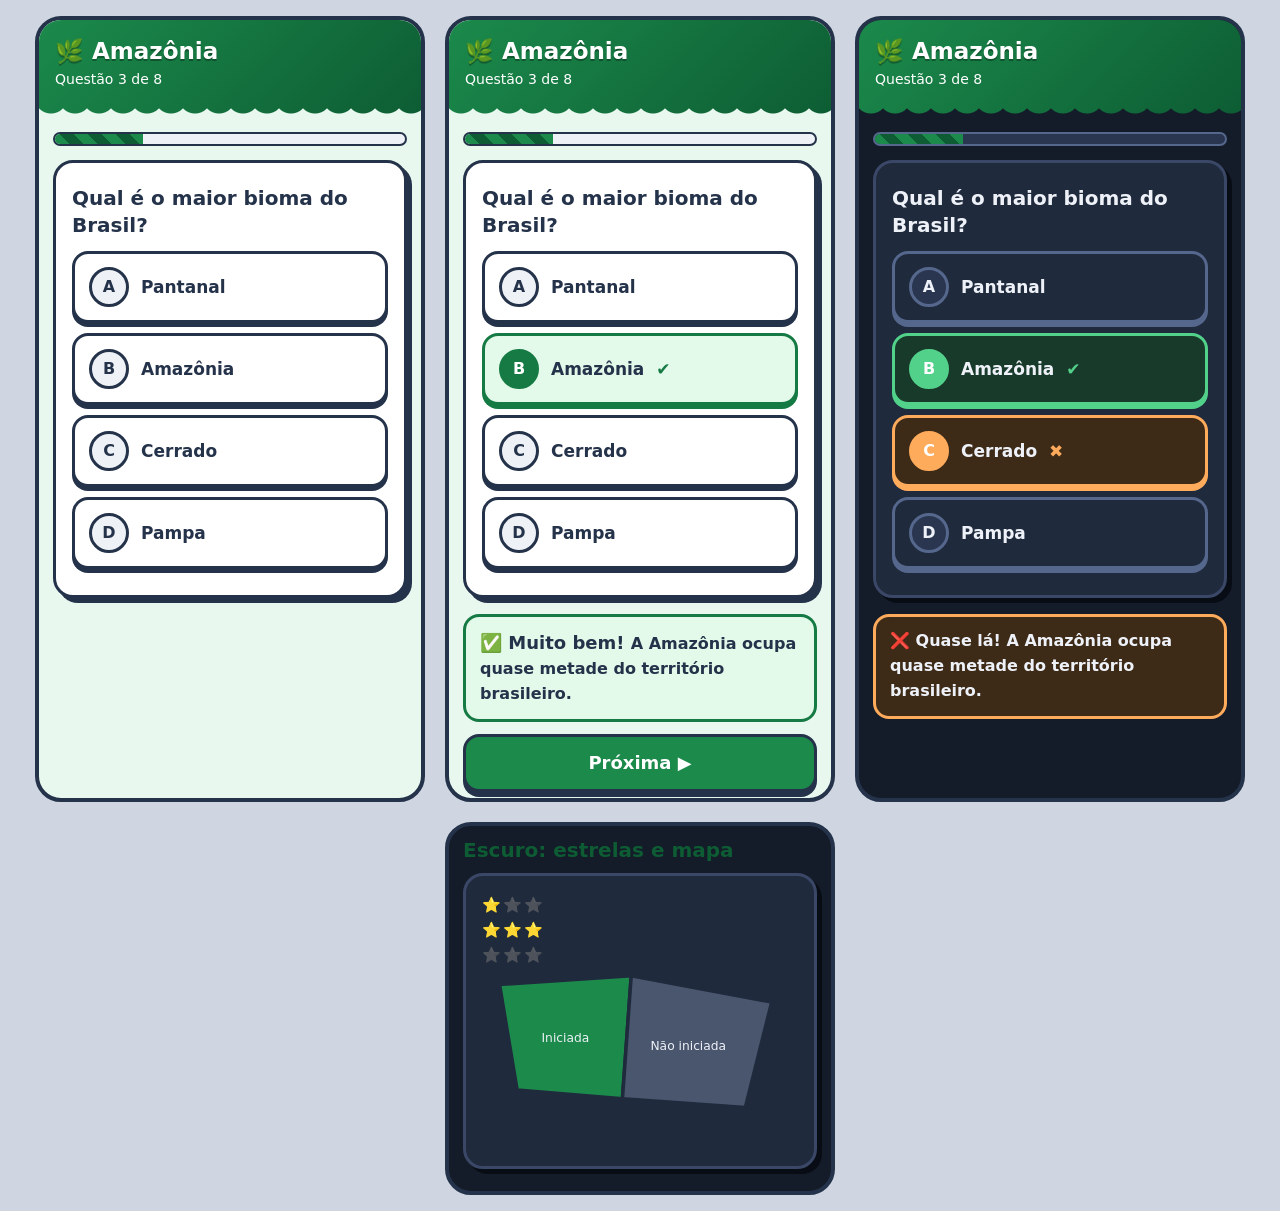
<file: docs/amostras/amostra-visual2-r3.html>
<!doctype html><html lang="pt-BR"><head><meta charset="utf-8"><meta name="viewport" content="width=device-width,initial-scale=1"><title>Amostra Visual 2 – R3</title>
<link rel="stylesheet" href="../../css/base.css"><link rel="stylesheet" href="../../css/componentes.css"><link rel="stylesheet" href="../../css/telas.css"><link rel="stylesheet" href="../../css/quiz2.css">
<style>body{display:flex;gap:20px;justify-content:center;flex-wrap:wrap;padding:16px;background:#cfd6e2}.fone{width:390px;border:4px solid #24324a;border-radius:26px;overflow:hidden;background:var(--c3)}
.fone[data-theme=dark]{--ink:#eef2f8;--mut:#b4bccb;--card:#1f2a3d;--line:#55678c;--soft:#2a3650;--c3:#141b29;--ok:#52d18a;--bad:#ffab5c;--okbg:#173a2a;--badbg:#3d2a17;--lfg:#0a0f18;color:var(--ink)}
.fone[data-theme=dark] .card{border-color:#3a4766;box-shadow:5px 5px 0 #080c14}
.fone[data-theme=dark] .stars b{opacity:.55;filter:grayscale(1) brightness(.55)}.fone[data-theme=dark] polygon[fill="#a8adb3"]{fill:#4a566e}
.tela{padding-bottom:6px}h2{padding:0}</style></head><body>
<div class="fone"><div class="tela">
<header class="top"><h1>🌿 Amazônia</h1><div class="sub">Questão 3 de 8</div></header>
<main><div class="prog"><i style="width:25%"></i></div><div class="card"><div class="q">Qual é o maior bioma do Brasil?</div>
<button class="opt l">Pantanal</button><button class="opt l">Amazônia</button><button class="opt l">Cerrado</button><button class="opt l">Pampa</button></div></main></div></div>

<div class="fone"><div class="tela">
<header class="top"><h1>🌿 Amazônia</h1><div class="sub">Questão 3 de 8</div></header>
<main><div class="prog"><i style="width:25%"></i></div><div class="card"><div class="q">Qual é o maior bioma do Brasil?</div>
<button class="opt l" disabled>Pantanal</button><button class="opt l right" disabled>Amazônia</button><button class="opt l" disabled>Cerrado</button><button class="opt l" disabled>Pampa</button></div>
<div class="festa"><i style="--x:-120px;--y:-90px;--r:-40deg">🎉</i><i style="--x:110px;--y:-110px;--r:50deg;--d:.05s">⭐</i><i style="--x:-60px;--y:-140px;--r:20deg;--d:.1s">✨</i><i style="--x:70px;--y:-60px;--r:-30deg;--d:.15s">🎊</i><i style="--x:0px;--y:-120px;--r:10deg;--d:.2s">🌟</i><i style="--x:-140px;--y:-30px;--r:60deg;--d:.25s">🎈</i></div>
<div class="fb ok pop"><b>✅ Muito bem! </b>A Amazônia ocupa quase metade do território brasileiro.</div><button class="btn">Próxima ▶</button></main></div></div>

<div class="fone" data-theme="dark"><div class="tela">
<header class="top"><h1>🌿 Amazônia</h1><div class="sub">Questão 3 de 8</div></header>
<main><div class="prog"><i style="width:25%"></i></div><div class="card"><div class="q">Qual é o maior bioma do Brasil?</div>
<button class="opt l" disabled>Pantanal</button><button class="opt l right" disabled>Amazônia</button><button class="opt l wrong" disabled>Cerrado</button><button class="opt l" disabled>Pampa</button></div>
<div class="fb bad pop"><b>❌ Quase lá! </b>A Amazônia ocupa quase metade do território brasileiro.</div></main></div></div>

<div class="fone" data-theme="dark"><div class="tela"><main><h2>Escuro: estrelas e mapa</h2><div class="card"><div class="stars">⭐<b>⭐⭐</b></div><div class="stars">⭐⭐⭐</div><div class="stars"><b>⭐⭐⭐</b></div>
<svg viewBox="0 0 360 200" width="100%"><polygon points="20,20 170,10 160,150 40,140" fill="#1b8a4b" stroke="var(--card)" stroke-width="4"/><polygon points="170,10 330,40 300,160 160,150" fill="#a8adb3" stroke="var(--card)" stroke-width="4"/><text x="95" y="85" font-size="14" fill="var(--ink)" text-anchor="middle">Iniciada</text><text x="235" y="95" font-size="14" fill="var(--ink)" text-anchor="middle">Não iniciada</text></svg></div></main></div></div>
</body></html>
</file>
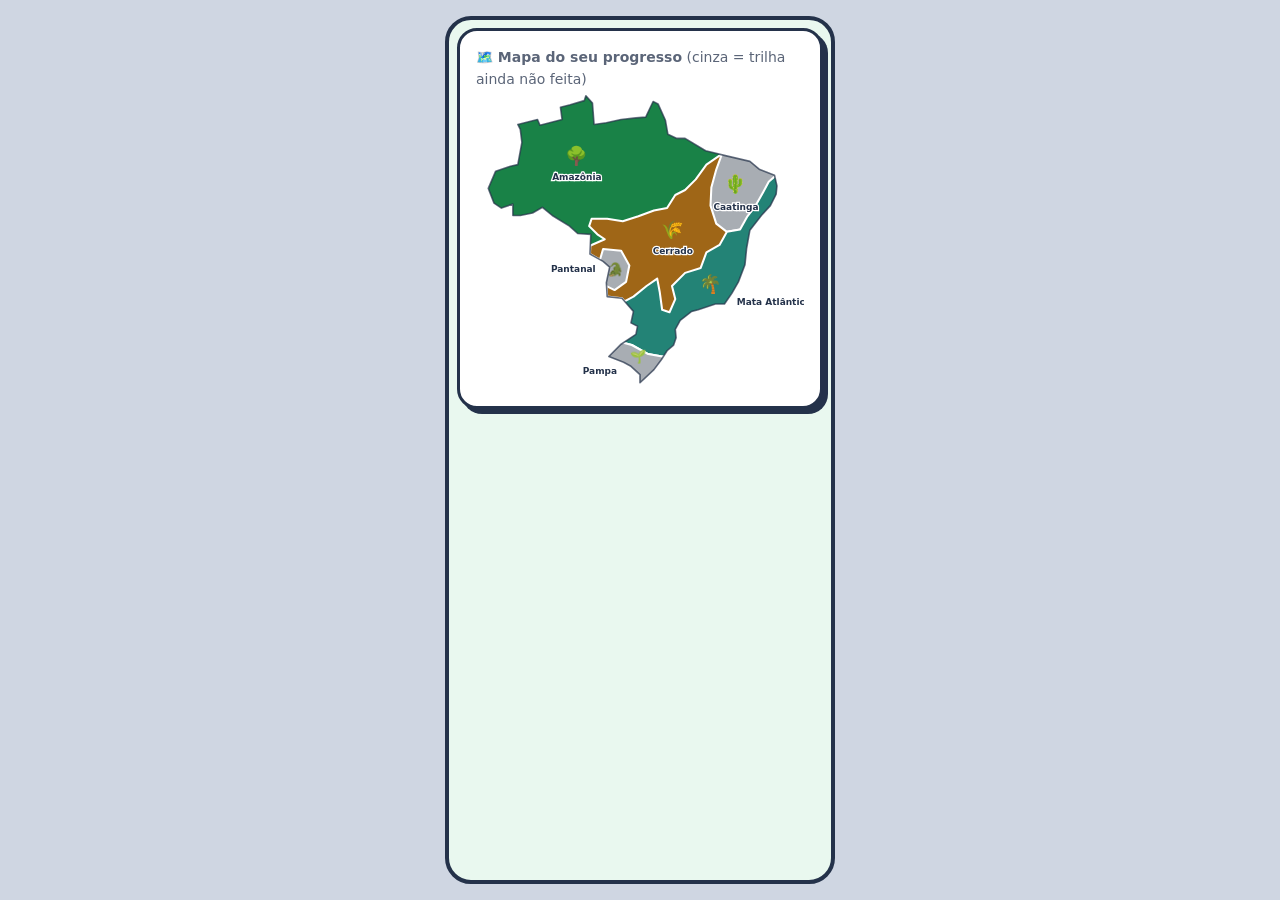
<file: docs/amostras/amostra-visual2-r4.html>
<!doctype html><html lang="pt-BR"><head><meta charset="utf-8"><meta name="viewport" content="width=device-width,initial-scale=1"><title>Amostra Visual 2 – R4</title>
<link rel="stylesheet" href="../../css/base.css"><link rel="stylesheet" href="../../css/componentes.css"><link rel="stylesheet" href="../../css/telas.css"><link rel="stylesheet" href="../../css/quiz2.css">
<style>body{display:flex;gap:20px;justify-content:center;flex-wrap:wrap;padding:16px;background:#cfd6e2}.fone{width:390px;border:4px solid #24324a;border-radius:26px;overflow:hidden;background:var(--c3);padding:8px}</style></head><body>
<div class="fone"><div class="card"><div class="small"><b>🗺️ Mapa do seu progresso</b> (cinza = trilha ainda não feita)</div><svg viewBox="0 0 400 365" width="100%" role="img" aria-labelledby="mapa-titulo mapa-desc" style="display:block;max-width:460px;margin:0 auto"><title id="mapa-titulo">Mapa simplificado dos biomas</title><desc id="mapa-desc">Contorno do Brasil dividido em seis biomas, em posições aproximadas.</desc><defs><clipPath id="mapa-br"><polygon points="216,14 222,17 231,37 234,54 245,59 255,59 280,74 304,80 334,87 346,97 364,104 367,117 366,127 359,141 348,153 334,171 330,193 328,213 320,234 312,248 303,261 292,261 271,268 263,270 249,281 243,292 244,302 241,311 233,318 226,329 217,341 200,357 200,347 189,337 180,332 162,325 177,310 195,298 197,288 189,284 192,270 178,254 160,252 159,235 163,216 155,209 139,200 140,176 124,175 114,166 93,153 81,143 69,150 54,153 45,153 45,139 31,144 22,138 15,120 24,99 42,93 51,91 56,64 54,48 51,42 75,36 78,43 105,36 103,21 115,18 132,13 134,7 142,16 144,42 159,40 177,36 195,34 207,33"></polygon></clipPath></defs><g role="button" tabindex="0" aria-label="Cerrado. Trilha iniciada" onclick="startTrail('cer')" onkeydown="mapaTecla(event,'cer')" style="cursor:pointer"><polygon points="216,14 222,17 231,37 234,54 245,59 255,59 280,74 304,80 334,87 346,97 364,104 367,117 366,127 359,141 348,153 334,171 330,193 328,213 320,234 312,248 303,261 292,261 271,268 263,270 249,281 243,292 244,302 241,311 233,318 226,329 217,341 200,357 200,347 189,337 180,332 162,325 177,310 195,298 197,288 189,284 192,270 178,254 160,252 159,235 163,216 155,209 139,200 140,176 124,175 114,166 93,153 81,143 69,150 54,153 45,153 45,139 31,144 22,138 15,120 24,99 42,93 51,91 56,64 54,48 51,42 75,36 78,43 105,36 103,21 115,18 132,13 134,7 142,16 144,42 159,40 177,36 195,34 207,33" fill="#9f6617" stroke="var(--card)" stroke-width="2.5" stroke-linejoin="round" clip-path="url(#mapa-br)"><title>Cerrado. Trilha iniciada</title></polygon></g><g role="button" tabindex="0" aria-label="Amazônia. Trilha iniciada" onclick="startTrail('amz')" onkeydown="mapaTecla(event,'amz')" style="cursor:pointer"><polygon points="-3,-9 280,-9 290,70 300,78 281,91 268,109 255,122 243,128 233,144 217,147 198,154 179,160 160,157 141,157 138,166 148,176 157,182 132,193 -3,189" fill="#198247" stroke="var(--card)" stroke-width="2.5" stroke-linejoin="round" clip-path="url(#mapa-br)"><title>Amazônia. Trilha iniciada</title></polygon></g><g role="button" tabindex="0" aria-label="Caatinga. Trilha não iniciada" onclick="startTrail('caa')" onkeydown="mapaTecla(event,'caa')" style="cursor:pointer"><polygon points="300,70 411,70 411,180 322,170 306,173 293,163 286,141 287,119 293,97 300,78" fill="#a8adb3" stroke="var(--card)" stroke-width="2.5" stroke-linejoin="round" clip-path="url(#mapa-br)"><title>Caatinga. Trilha não iniciada</title></polygon></g><g role="button" tabindex="0" aria-label="Pantanal. Trilha não iniciada" onclick="startTrail('pan')" onkeydown="mapaTecla(event,'pan')" style="cursor:pointer"><polygon points="155,194 177,196 187,214 183,234 169,244 155,237 150,211" fill="#a8adb3" stroke="var(--card)" stroke-width="2.5" stroke-linejoin="round" clip-path="url(#mapa-br)"><title>Pantanal. Trilha não iniciada</title></polygon></g><g role="button" tabindex="0" aria-label="Mata Atlântica. Trilha iniciada" onclick="startTrail('mat')" onkeydown="mapaTecla(event,'mat')" style="cursor:pointer"><polygon points="411,95 366,104 357,112 350,125 341,141 331,154 322,170 306,173 297,189 281,198 274,217 255,223 239,239 243,255 236,271 227,268 224,246 221,230 208,239 192,252 173,262 160,268 141,270 141,298 190,311 210,322 227,325 411,324" fill="#238376" stroke="var(--card)" stroke-width="2.5" stroke-linejoin="round" clip-path="url(#mapa-br)"><title>Mata Atlântica. Trilha iniciada</title></polygon></g><g role="button" tabindex="0" aria-label="Pampa. Trilha não iniciada" onclick="startTrail('pam')" onkeydown="mapaTecla(event,'pam')" style="cursor:pointer"><polygon points="141,298 190,311 210,322 227,325 411,324 411,414 141,414" fill="#a8adb3" stroke="var(--card)" stroke-width="2.5" stroke-linejoin="round" clip-path="url(#mapa-br)"><title>Pampa. Trilha não iniciada</title></polygon></g><polygon points="216,14 222,17 231,37 234,54 245,59 255,59 280,74 304,80 334,87 346,97 364,104 367,117 366,127 359,141 348,153 334,171 330,193 328,213 320,234 312,248 303,261 292,261 271,268 263,270 249,281 243,292 244,302 241,311 233,318 226,329 217,341 200,357 200,347 189,337 180,332 162,325 177,310 195,298 197,288 189,284 192,270 178,254 160,252 159,235 163,216 155,209 139,200 140,176 124,175 114,166 93,153 81,143 69,150 54,153 45,153 45,139 31,144 22,138 15,120 24,99 42,93 51,91 56,64 54,48 51,42 75,36 78,43 105,36 103,21 115,18 132,13 134,7 142,16 144,42 159,40 177,36 195,34 207,33" fill="none" stroke="var(--ink)" stroke-width="2" stroke-linejoin="round" opacity=".7" pointer-events="none"></polygon><g pointer-events="none"><text x="240" y="178" text-anchor="middle" font-size="22">🌾</text><text x="240" y="200" text-anchor="middle" font-size="11" font-weight="700" fill="var(--ink)" stroke="var(--card)" stroke-width="3" paint-order="stroke">Cerrado</text><text x="123" y="88" text-anchor="middle" font-size="22">🌳</text><text x="123" y="110" text-anchor="middle" font-size="11" font-weight="700" fill="var(--ink)" stroke="var(--card)" stroke-width="3" paint-order="stroke">Amazônia</text><text x="317" y="122" text-anchor="middle" font-size="22">🌵</text><text x="317" y="146" text-anchor="middle" font-size="11" font-weight="700" fill="var(--ink)" stroke="var(--card)" stroke-width="3" paint-order="stroke">Caatinga</text><text x="169" y="224" text-anchor="middle" font-size="16">🐊</text><text x="146" y="222" text-anchor="end" font-size="11" font-weight="700" fill="var(--ink)" stroke="var(--card)" stroke-width="3" paint-order="stroke">Pantanal</text><text x="286" y="244" text-anchor="middle" font-size="22">🌴</text><text x="318" y="262" text-anchor="start" font-size="11" font-weight="700" fill="var(--ink)" stroke="var(--card)" stroke-width="3" paint-order="stroke">Mata Atlântica</text><text x="197" y="331" text-anchor="middle" font-size="16">🌱</text><text x="172" y="346" text-anchor="end" font-size="11" font-weight="700" fill="var(--ink)" stroke="var(--card)" stroke-width="3" paint-order="stroke">Pampa</text></g></svg></div></div></body></html>
</file>
<file: css/base.css>
/* Base "colorido e divertido": cores (claro/escuro), corpo, cabeçalho com onda, barra de XP, impressão.
   --c1/--c2/--c3/--tx mudam por bioma (js/tema.js). --line = contorno e sombra "de desenho". Modo escuro: js/modo.js. */
:root{--ink:#24324a;--mut:#5b6578;--card:#fff;--line:#24324a;--soft:#eef1f6;--dot:rgba(0,0,0,.05);
 --c1:#1b8a4b;--c2:#0d5c33;--c3:#e9f8ef;--tx:#0d5c33;--ok:#157a43;--bad:#b05a00;--gold:#ffc62e;--lfg:#fff;
 --okbg:#e3f9ea;--badbg:#fff1e3;--sky:#1d6fb8;--skybg:#e8f5ff;--pink:#d6336c;--pinkbg:#ffeef4;--mark:#ffd84d;color-scheme:light}
:root[data-theme="dark"]{--ink:#eef2f8;--mut:#b4bccb;--card:#1f2a3d;--line:#55678c;--soft:#2a3650;--dot:rgba(255,255,255,.05);
 --ok:#52d18a;--bad:#ffab5c;--lfg:#0a0f18;--okbg:#173a2a;--badbg:#3d2a17;--sky:#6cc0ff;--skybg:#16304a;--pink:#ff8fb3;--pinkbg:#3d1a2a;--mark:#806000;color-scheme:dark}
*{box-sizing:border-box;-webkit-tap-highlight-color:transparent}
html,body{margin:0;padding:0}
html{scroll-behavior:smooth}
body{font-family:"Nunito","Trebuchet MS",system-ui,-apple-system,"Segoe UI",Roboto,Arial,sans-serif;color:var(--ink);font-size:17px;line-height:1.55;min-height:100vh;
 background:var(--c3) radial-gradient(circle,var(--dot) 2px,transparent 2.5px) 0 0/22px 22px}
#app{max-width:560px;margin:0 auto;padding-bottom:96px}
header.top{background:linear-gradient(135deg,var(--c1),var(--c2));color:#fff;padding:18px 16px 34px;position:relative}
header.top:after{content:"";position:absolute;left:0;right:0;bottom:-1px;height:22px;
 background:radial-gradient(circle at 12px -6px,transparent 16px,var(--c3) 17px) 0 0/24px 22px repeat-x}
header.top h1{margin:0;font-size:23px;font-weight:900;line-height:1.2;text-shadow:0 2px 0 rgba(0,0,0,.3);padding-right:52px;overflow-wrap:anywhere}
header.top .sub{margin-top:3px;font-size:14px}
.modo{position:absolute;top:14px;right:14px;width:44px;height:44px;border-radius:50%;border:3px solid #fff;background:rgba(0,0,0,.2);font-size:20px;cursor:pointer;padding:0}
.xpbar{height:14px;margin-top:10px;border-radius:999px;background:rgba(0,0,0,.25);overflow:hidden;border:2px solid rgba(255,255,255,.6)}
.xpbar i{display:block;height:100%;border-radius:999px;background:repeating-linear-gradient(45deg,var(--gold) 0 10px,#ffd965 10px 20px);transition:width .4s}
.xpline{display:flex;flex-wrap:wrap;justify-content:space-between;gap:0 10px;margin-top:4px;font-size:13px;font-weight:800}
main{padding:4px 14px 0}
h2{margin:8px 0 10px;color:var(--tx);font-size:20px;font-weight:900;line-height:1.25}
.small{font-size:14px;color:var(--mut)}
mark{background:linear-gradient(transparent 55%,var(--mark) 55%);color:inherit;padding:0 2px}
:focus-visible{outline:4px solid var(--gold);outline-offset:3px}
@media (prefers-reduced-motion:reduce){
 *,*:before,*:after{animation:none!important;transition:none!important;scroll-behavior:auto!important}
}
@media print{
 body *{visibility:hidden}
 #certArea,#certArea *{visibility:visible}
 #certArea{position:absolute;left:0;top:0;width:100%}
 #installBtn{display:none!important}
}
</file>
<file: css/componentes.css>
/* Componentes "de figurinha": cartões, botões gordinhos, opções, certo (verde) / errado (laranja), avisos, diálogo. */
.card,.mito{background:var(--card);border:3px solid var(--line);border-radius:20px;padding:16px;box-shadow:5px 5px 0 var(--line);margin-bottom:16px}
.card.resume{border-color:var(--gold);box-shadow:5px 5px 0 var(--gold)}
.btn{display:block;width:100%;min-height:54px;margin-top:12px;border:3px solid var(--line);border-radius:16px;padding:12px;font:inherit;font-size:18px;font-weight:900;color:#fff;cursor:pointer;
 background:var(--c1);box-shadow:0 5px 0 var(--line);transition:transform .08s,box-shadow .08s}
.btn:active{transform:translateY(4px);box-shadow:0 1px 0 var(--line)}
.btn.sec{background:var(--card);color:var(--ink)}
.btn:disabled{opacity:.5}
.tiles{display:grid;grid-template-columns:1fr 1fr;gap:14px;margin-bottom:6px}
.tile{border-radius:20px;padding:12px;color:#fff;cursor:pointer;position:relative;min-height:140px;display:flex;flex-direction:column;justify-content:space-between;
 border:3px solid var(--line);box-shadow:5px 5px 0 var(--line);transform:rotate(-1.2deg);transition:transform .15s}
.tile:nth-child(even){transform:rotate(1.2deg)}
.tile:active{transform:scale(.96)}
.tile .em{font-size:40px;line-height:1;filter:drop-shadow(0 3px 0 rgba(0,0,0,.2))}
.tile h3{margin:4px 0 0;font-size:19px;font-weight:900;line-height:1.2;text-shadow:0 1px 2px rgba(0,0,0,.35);overflow-wrap:anywhere}
.tile .pc{font-size:13px;font-weight:700}
.tile .st,.sp .tag,.mito .tagv{display:inline-block;padding:4px 10px;border-radius:999px;font-weight:800}
.tile .st{font-size:13px;background:rgba(0,0,0,.3);align-self:flex-start;margin-top:6px}
.tile .medal{position:absolute;top:-12px;right:-8px;font-size:30px;transform:rotate(10deg);filter:drop-shadow(0 2px 0 rgba(0,0,0,.3))}
.prog{height:14px;margin:4px 0 14px;border-radius:999px;overflow:hidden;background:var(--soft);border:2px solid var(--line)}
.prog i{display:block;height:100%;background:repeating-linear-gradient(45deg,var(--c1) 0 10px,var(--c2) 10px 20px);transition:width .3s}
.q{font-size:20px;font-weight:900;margin:6px 0 12px;line-height:1.35}
.opt{display:block;width:100%;text-align:left;background:var(--card);color:var(--ink);border:3px solid var(--line);border-radius:16px;padding:13px 14px;margin-bottom:10px;
 font:inherit;font-size:17px;font-weight:700;box-shadow:0 4px 0 var(--line);cursor:pointer}
.opt:active{transform:translateY(3px);box-shadow:0 1px 0 var(--line)}
.opt.right{border-color:var(--ok);background:var(--okbg);box-shadow:0 4px 0 var(--ok)}
.opt.right:after{content:" ✔";color:var(--ok);font-weight:900}
.opt.wrong{border-color:var(--bad);background:var(--badbg);box-shadow:0 4px 0 var(--bad)}
.opt.wrong:after{content:" ✖";color:var(--bad);font-weight:900}
.opt:disabled{cursor:default;color:var(--ink);opacity:1}
.fb{border-radius:16px;padding:12px 14px;margin:12px 0;font-size:16px;font-weight:600;border:3px solid;animation:pop .35s ease}
.fb.ok{border-color:var(--ok);background:var(--okbg)}
.fb.bad{border-color:var(--bad);background:var(--badbg)}
.chips{display:flex;flex-wrap:wrap;gap:8px}
.chip{background:var(--card);color:var(--ink);border:3px solid var(--line);box-shadow:0 3px 0 var(--line);border-radius:999px;padding:9px 14px;min-height:44px;font:inherit;font-size:16px;font-weight:700;cursor:pointer}
.chip:disabled{opacity:.35}
.toast{position:fixed;left:16px;right:16px;bottom:96px;z-index:60;color:#fff;background:#24324a;border:3px solid var(--gold);font-weight:800;padding:12px;border-radius:16px;text-align:center;box-shadow:0 6px 18px rgba(0,0,0,.25)}
.dlg{position:fixed;inset:0;display:flex;align-items:center;justify-content:center;padding:16px;background:rgba(0,0,0,.5);z-index:50}
.dlg-box{width:100%;max-width:360px;background:var(--card);border:3px solid var(--line);border-radius:20px;padding:18px;box-shadow:6px 6px 0 var(--line);text-align:center}
.dlg-ic{font-size:44px}
#installBtn{position:fixed;right:14px;bottom:calc(84px + env(safe-area-inset-bottom));z-index:20;border:3px solid var(--line);border-radius:999px;padding:10px 16px;min-height:44px;background:var(--gold);color:#24324a;font:inherit;font-weight:900;cursor:pointer;box-shadow:0 4px 0 var(--line)}
#installBtn[hidden]{display:none}
</file>
<file: css/telas.css>
/* Telas: navegação, início, lição, sequência, cartas, mitos, resultado, certificado. */
.landbar{display:flex;height:22px;margin:6px 0 4px;overflow:hidden;border-radius:11px;box-shadow:inset 0 0 0 1px rgba(0,0,0,.08)}
.landbar b{display:block;height:100%;cursor:pointer;min-width:4px}
nav.tabs{position:fixed;left:0;right:0;bottom:0;z-index:10;background:var(--card);border-top:3px solid var(--line);display:flex;justify-content:center;padding-bottom:env(safe-area-inset-bottom)}
nav.tabs div{display:flex;width:100%;max-width:560px}
nav.tabs button{flex:1;border:0;background:none;color:var(--mut);font:inherit;font-size:12px;font-weight:700;padding:9px 2px 8px;cursor:pointer}
nav.tabs button span{display:block;font-size:22px;line-height:1.1}
nav.tabs button.on{color:var(--tx);font-weight:900}
nav.tabs button.on span{transform:scale(1.15) translateY(-2px)}
nav.tabs button span{transition:transform .15s}
.slots{display:flex;flex-direction:column;gap:7px;margin-bottom:12px}
.slot{min-height:44px;display:flex;align-items:center;gap:8px;padding:10px 12px;border:3px dashed var(--line);border-radius:14px;background:var(--card)}
.slot b{flex:none;width:24px;height:24px;display:inline-flex;align-items:center;justify-content:center;border-radius:50%;background:var(--c1);color:#fff;font-size:13px}
.slot.ok{border-color:var(--ok);background:var(--okbg);border-style:solid}
.slot.bad{border-color:var(--bad);background:var(--badbg);border-style:solid}
.lesson{font-size:17px}
.lesson .big{margin:4px 0;text-align:center;font-size:56px}
.lesson h3{margin:0 0 8px;color:var(--tx);font-size:21px;font-weight:900}
.lesson ul{margin:8px 0;padding-left:20px}
.lesson li{margin-bottom:5px}
.dots{display:flex;justify-content:center;gap:6px;margin-bottom:10px}
.dots i{width:12px;height:12px;border-radius:50%;background:var(--soft);border:2px solid var(--line)}
.dots i.on{background:var(--gold);transform:scale(1.3)}
.sp{min-height:190px;display:flex;flex-direction:column;align-items:center;justify-content:flex-start;padding:14px;border-radius:18px;color:#fff;text-align:center;border:3px solid var(--line);box-shadow:4px 4px 0 var(--line)}
.sp .e{font-size:50px;line-height:1.1}
.sp h4{margin:6px 0 2px;font-size:15px}
.sp .tag{font-size:11px;background:rgba(0,0,0,.28);margin:3px 0}
.sp p{margin:5px 0 0;font-size:12px;opacity:.95}
.sp.lock{color:var(--mut);background:var(--soft);border-style:dashed;box-shadow:none;justify-content:center}
.sp.lock .e{font-size:44px;opacity:.5;filter:grayscale(1)}
.grid2{display:grid;grid-template-columns:1fr 1fr;gap:10px}
.mito .row{display:flex;gap:8px;margin-top:8px}
.mito .row button{flex:1;padding:11px;border-radius:12px;border:3px solid var(--line);background:var(--card);color:var(--ink);box-shadow:0 3px 0 var(--line);min-height:48px;font:inherit;font-size:16px;font-weight:800;cursor:pointer}
.mito .tagv{font-weight:800;color:#fff;margin-bottom:4px}
.big-result{text-align:center}
.big-result .m{font-size:70px}
.cert{background:#fffdf3;color:#24324a;border:6px double #b8860b;border-radius:6px;padding:22px 14px;text-align:center}
.cert h2{margin:0 0 6px;color:#8a6508;font-size:24px}
.cert .nm{display:inline-block;margin:10px 0;padding:0 14px;font-size:26px;font-weight:800;border-bottom:2px solid #b8860b}
input.txt{width:100%;margin-top:8px;padding:13px;font-size:17px;border-radius:14px;border:3px solid var(--line);background:var(--card);color:var(--ink);font-family:inherit}
table.t{width:100%;border-collapse:collapse;font-size:14px}
table.t td,table.t th{padding:7px 4px;text-align:left;border-bottom:2px solid var(--soft)}
pre.code{background:var(--soft);color:var(--ink);border-radius:12px;padding:10px;font-size:13px;white-space:pre-wrap;word-break:break-word}
.pop{animation:pop .35s ease}
@keyframes pop{0%{transform:scale(.85);opacity:0}100%{transform:scale(1);opacity:1}}
.tit-bioma{color:var(--bc)}
:root[data-theme="dark"] .tit-bioma{color:var(--bcl)}
.cert .small{color:#5b6578}
/* Guia (papagaio), estrelas, passos "você está aqui" */
.guia{display:flex;gap:10px;align-items:flex-end;margin:6px 0 14px}
.guia .av{font-size:44px;line-height:1;animation:pula 2.4s ease-in-out infinite}
.balao{position:relative;background:var(--card);border:3px solid var(--line);border-radius:18px;padding:10px 14px;font-weight:700;box-shadow:4px 4px 0 var(--line)}
.balao:before{content:"";position:absolute;left:-12px;bottom:12px;border:8px solid transparent;border-right:10px solid var(--line)}
@keyframes pula{50%{transform:translateY(-6px) rotate(-6deg)}}
.stars{font-size:15px;letter-spacing:2px;margin-top:2px}
.stars b{opacity:.35;filter:grayscale(1)}
.passos{display:flex;align-items:center;margin:4px 8px 14px}
.passos span{flex:0 0 36px;height:36px;border-radius:50%;display:grid;place-items:center;font-weight:900;border:3px solid var(--line);background:var(--card)}
.passos span.feito{background:var(--c1);color:#fff}
.passos span.aqui{background:var(--gold);color:#24324a;transform:scale(1.2);box-shadow:0 0 0 5px rgba(255,198,46,.4)}
.passos i{flex:1;min-width:6px;height:5px;background:var(--mut);opacity:.35}
.passos i.feito{background:var(--c1);opacity:1}
.aqui-txt{font-size:14px;font-weight:800;color:var(--mut);text-align:center;margin:-6px 0 10px}
.tile.medalha{background:linear-gradient(145deg,#946200,#6e4800)}
.tile .small{color:inherit}
#pares-itens .btn,#pares-destinos .btn{font-size:16px;padding:10px 6px;overflow-wrap:anywhere;hyphens:auto}
</file>
<file: css/relatorio.css>
.relatorio-pagina{max-width:760px;margin:0 auto}
.relatorio-pagina h2{margin:24px 0 10px;color:var(--ink);font-size:1.15rem}
.relatorio-resumo h2{margin:0 0 12px}
.relatorio-linha{display:flex;align-items:center;justify-content:space-between;gap:12px;flex-wrap:wrap}
.relatorio-status{padding:5px 9px;border-radius:999px;font-size:.78rem;font-weight:700}
.relatorio-ok{background:var(--ok);color:var(--lfg)}
.relatorio-pendente{background:var(--bg);color:var(--mut)}
.relatorio-ok-texto{border-left:5px solid var(--ok)}
.relatorio-lista{margin:0;padding:12px 12px 12px 34px;background:var(--card);border-radius:12px}
.relatorio-lista li{margin:0 0 12px;color:var(--ink)}
.relatorio-acoes{display:grid;gap:10px;margin-top:24px}
.relatorio-acoes .btn{min-height:44px}
@media print{
 nav,.relatorio-nao-imprimir{display:none !important}
 body{background:#fff !important;color:#000 !important}
 .relatorio-pagina{max-width:none}
 .relatorio-pagina .card,.relatorio-lista{break-inside:avoid;box-shadow:none !important;border:1px solid #bbb}
 .relatorio-status{border:1px solid #777;background:transparent !important;color:#000 !important}
}
</file>
<file: css/estudar.css>
.estudar-pagina {
  max-width: 760px;
  margin: 0 auto;
}

.estudar-intro h2,
.estudar-secao h2,
.estudar-preparacao h2 {
  margin-top: 0;
  color: var(--ink);
}

.estudar-lista {
  display: grid;
  gap: 10px;
}

.estudar-sumario-btn {
  display: flex;
  align-items: center;
  justify-content: space-between;
  gap: 14px;
  min-height: 54px;
  text-align: left;
}

.estudar-secao {
  padding: 20px;
}

.estudar-indicador {
  margin-top: 0;
  color: var(--mut);
}

.estudar-texto {
  font-size: 17px;
  line-height: 1.65;
  color: var(--ink);
}

.estudar-texto p {
  margin: 0 0 18px;
}

.estudar-navegacao {
  display: grid;
  grid-template-columns: 1fr 1fr;
  gap: 10px;
  margin-top: 16px;
}

.estudar-navegacao .btn,
.estudar-sumario-link,
.estudar-voltar-home,
.estudar-preparacao .btn {
  min-height: 48px;
}

.estudar-sumario-link,
.estudar-voltar-home {
  width: 100%;
  margin-top: 10px;
}

.estudar-navegacao .btn:disabled {
  opacity: .45;
}

@media (max-width: 380px) {
  .estudar-navegacao {
    grid-template-columns: 1fr;
  }
}
/* Caixas didáticas: Resumo e Ameaças (Atenção!) */
.estudar-texto.sec-resumo,.estudar-texto.sec-ameacas{border-radius:16px;padding:12px 14px;border:3px solid var(--pink);background:var(--pinkbg)}
.estudar-texto.sec-ameacas{border:3px dashed var(--bad);background:var(--badbg)}
.estudar-texto.sec-resumo:before,.estudar-texto.sec-ameacas:before{display:block;font-weight:900;margin-bottom:6px}
.estudar-texto.sec-resumo:before{content:"✏️ Para lembrar"}
.estudar-texto.sec-ameacas:before{content:"⚠️ Atenção!"}
.estudar-texto p:last-child{margin-bottom:0}
.estudar-intro h2,.estudar-secao h2,.estudar-preparacao h2{color:var(--tx)}
</file>
<file: css/home2.css>
/* Visual 2 – R1: atalhos da Home em grade, aba ativa com pílula, legenda da faixa de biomas. */
.atalhos{display:grid;grid-template-columns:1fr 1fr;gap:12px;margin:14px 0 6px}
.atalho{display:flex;flex-direction:column;align-items:center;justify-content:center;gap:2px;min-height:92px;padding:10px 8px;text-align:center;
 background:var(--card);color:var(--ink);font:inherit;font-size:15px;font-weight:900;line-height:1.2;border:3px solid var(--line);border-radius:18px;box-shadow:4px 4px 0 var(--line);cursor:pointer}
.atalho:active{transform:translateY(3px);box-shadow:1px 1px 0 var(--line)}
.atalho .ic{font-size:30px;line-height:1.1}
.atalho small{font-size:13px;font-weight:700;color:var(--mut)}
.atalho:last-child:nth-child(odd){grid-column:1/-1;flex-direction:row;gap:10px;min-height:64px}
nav.tabs button{margin:5px 2px}
nav.tabs button.on{background:var(--soft);border-radius:16px;box-shadow:inset 0 0 0 3px var(--line)}
.legenda{display:flex;flex-wrap:wrap;gap:4px 12px;margin:6px 0 6px;padding:0;list-style:none;font-size:14px;font-weight:700}
.legenda li{display:flex;align-items:center;gap:5px;cursor:pointer}
.legenda i{width:14px;height:14px;border-radius:50%;border:2px solid var(--line);flex:none}
.legenda span{color:var(--mut);font-weight:600}
/* Escuro: contorno mais discreto e sombra escura (em vez de bloco azul-claro), em todos os cartões */
[data-theme="dark"] .card,[data-theme="dark"] .mito,[data-theme="dark"] .btn.sec{border-color:#3a4766;box-shadow:5px 5px 0 #080c14}
[data-theme="dark"] .card.resume{border-color:var(--gold);box-shadow:5px 5px 0 var(--gold)}
[data-theme="dark"] .atalho{border-color:#3a4766;box-shadow:4px 4px 0 #080c14}
[data-theme="dark"] .atalho:active{box-shadow:1px 1px 0 #080c14}
[data-theme="dark"] nav.tabs button.on{box-shadow:inset 0 0 0 2px #3a4766}
[data-theme="dark"] .legenda i{border-color:#eef2f8}
/* Visual 2 – R2: Cartas em seções por bioma; Resultado com barrinhas e resumo do professor recolhido. */
.sec-bioma{margin-bottom:22px}
.sec-bioma .tit-bioma{display:flex;align-items:center;gap:8px;margin:14px 0 4px}
.sec-bioma .cont{margin-left:auto;font-size:14px;padding:2px 10px;border-radius:999px;background:var(--bc);color:#fff}
.barra{height:12px;margin:2px 0 12px;border-radius:999px;overflow:hidden;background:var(--soft);border:2px solid var(--line)}
.barra i{display:block;height:100%;background:var(--bc);border-radius:999px;transition:width .3s}
.sp.lock{border-color:var(--bc,var(--line))}
.sp.lock h4.q{font-size:40px;line-height:1;margin:2px 0 6px;color:var(--bc,var(--mut))}
.sp.lock .e{font-size:30px}
[data-theme="dark"] .sec-bioma .cont{background:var(--bcl);color:#111}
[data-theme="dark"] .sp.lock h4.q{color:var(--bcl,var(--mut))}
[data-theme="dark"] .sp.lock{border-color:var(--bcl,#3a4766)}
.res-lin{margin-bottom:6px}
.res-top{display:flex;justify-content:space-between;gap:8px;font-size:14px;font-weight:700}
.res-lin .barra{margin:3px 0 6px}
details.prof summary{font-weight:900;cursor:pointer;list-style:none}
details.prof summary::-webkit-details-marker{display:none}
details.prof summary::after{content:"▾";float:right}
details.prof[open] summary::after{content:"▴"}
details.prof[open] summary{margin-bottom:8px}
</file>
<file: css/quiz2.css>
/* Visual 2 – R3: quiz com letras A/B/C/D, festa no acerto; modo escuro com mapa e estrelas mais claros. */
.card{counter-reset:letra}
.opt.l{display:flex;align-items:center;gap:12px}
.opt.l:before{counter-increment:letra;content:counter(letra,upper-alpha);flex:0 0 34px;height:34px;border-radius:50%;display:grid;place-items:center;font-weight:900;font-size:16px;background:var(--soft);border:3px solid var(--line);color:var(--ink)}
.opt.l.right:before{background:var(--ok);border-color:var(--ok);color:#fff}
.opt.l.wrong:before{background:var(--bad);border-color:var(--bad);color:#fff}
.opt.right{animation:salta .5s ease}
.opt.wrong{animation:treme .4s ease}
@keyframes salta{30%{transform:translateY(-7px) scale(1.03)}60%{transform:translateY(0) scale(.99)}}
@keyframes treme{25%{transform:translateX(-6px)}50%{transform:translateX(6px)}75%{transform:translateX(-3px)}}
.festa{position:relative;height:0;overflow:visible;pointer-events:none}
.festa i{position:absolute;top:0;left:50%;font-style:normal;font-size:22px;opacity:0;animation:solta 1.1s ease-out forwards;animation-delay:var(--d,0s)}
@keyframes solta{0%{opacity:1;transform:translate(0,0) scale(.4)}100%{opacity:0;transform:translate(var(--x),var(--y)) rotate(var(--r)) scale(1.1)}}
.fb.ok b{font-size:18px}
@media (prefers-reduced-motion:reduce){.opt.right,.opt.wrong,.festa i{animation:none}.festa{display:none}}
/* escuro: estrelas vazias e região do mapa sem trilha mais visíveis */
:root[data-theme="dark"] .stars b{opacity:.55;filter:grayscale(1) brightness(.55)}
:root[data-theme="dark"] svg polygon[fill="#a8adb3"]{fill:#4a566e}
</file>
<file: css/acesso.css>
/* Acessibilidade (js/acesso.js): fileira de botões no cabeçalho e tamanhos de letra */
header.top .ferr{display:flex;justify-content:flex-end;gap:8px;margin:-4px -4px 8px}
header.top .ferr .modo{position:static;flex:none}
header.top .ferr+h1{padding-right:0}
.modo.letra{font-weight:900;font-size:17px;color:#fff}
html[data-letra="1"] body{zoom:1.12}
html[data-letra="2"] body{zoom:1.25}
html[data-letra] .tiles{grid-template-columns:repeat(auto-fit,minmax(130px,1fr))}
</file>
<file: css/leitor.css>
/* Leitor (js/leitor.js): botão Ouvir e palavra destacada */
.ouvir{display:block;margin:0 0 8px auto;min-height:44px;padding:8px 16px;border:2px solid var(--c1,#1b8a4b);border-radius:18px;background:var(--card,#fff);color:var(--ink,#222);font-family:inherit;font-size:14px;font-weight:800;cursor:pointer}
.ouvir-bloco.lendo>.ouvir{background:var(--c1,#1b8a4b);color:#fff}
.lw.on{background:#ffe066;color:#222;border-radius:4px;box-shadow:0 0 0 2px #ffe066}
@media print{.ouvir{display:none}}
</file>
<file: css/turma.css>
/* Painel do professor (js/telas/turma.js) */
.turma-txt{width:100%;box-sizing:border-box;margin-top:10px;padding:10px;border:3px solid var(--line);border-radius:12px;font:14px/1.4 monospace;background:var(--card);color:var(--ink);resize:vertical}
.turma-rola{overflow-x:auto;-webkit-overflow-scrolling:touch}
table.turma{border-collapse:collapse;width:100%;font-size:14px}
table.turma th,table.turma td{border:1px solid var(--line);padding:6px 5px;text-align:center;white-space:nowrap}
table.turma td.nome{text-align:left;font-weight:800;white-space:normal;min-width:80px}
table.turma td.bom{background:var(--okbg);color:var(--ok);font-weight:800}
table.turma td.fraco{background:var(--badbg);color:var(--bad);font-weight:800}
table.turma tr.media td{font-weight:900;background:var(--c3);color:var(--tx)}
.turma-erros{margin:6px 0 0;padding-left:22px}
.turma-erros li{margin:6px 0;font-size:15px}
</file>
<file: docs/amostra-divertida.css>
/* Amostra do visual "colorido e divertido" (claro + escuro). Mesmas classes do app, para depois virar só CSS.
   --line = contorno/sombra "de desenho"; --paper = fundo dos cartões; --soft = fundo suave do bioma. */
:root{--ink:#24324a;--mut:#5b6578;--paper:#fff;--line:#24324a;--page:#e9f8ef;--soft:#e9f8ef;--dot:rgba(0,0,0,.05);
 --c1:#157a43;--c2:#0f6b3a;--ok:#157a43;--bad:#b05a00;--lfg:#fff;--gold:#ffc62e;--pink:#d6336c;--sky:#1d7fd1;
 --okbg:#e3f9ea;--badbg:#fff1e3;--skybg:#e8f5ff;--pinkbg:#ffeef4;--mark:#ffd84d;color-scheme:light}
:root[data-theme="dark"]{--ink:#eef2f8;--mut:#b4bccb;--paper:#1f2a3d;--line:#55678c;--page:#141c2b;--soft:#2a3650;--dot:rgba(255,255,255,.05);
 --c2:#7ee0a6;--ok:#52d18a;--bad:#ffab5c;--pink:#ff8fb3;--sky:#6cc0ff;
 --lfg:#0a0f18;--okbg:#173a2a;--badbg:#3d2a17;--skybg:#16304a;--pinkbg:#3d1a2a;--mark:#806000;color-scheme:dark}
*{box-sizing:border-box}
body{margin:0;font-family:"Nunito","Trebuchet MS",system-ui,sans-serif;color:var(--ink);font-size:17px;line-height:1.55;
 background:var(--page) radial-gradient(circle,var(--dot) 2px,transparent 2.5px) 0 0/22px 22px}
.wrap{max-width:560px;margin:0 auto;padding:0 0 40px}
.sec-t{margin:26px 16px 8px;font-size:13px;font-weight:900;letter-spacing:.08em;color:var(--mut);text-transform:uppercase}
/* Cabeçalho com onda */
header.top{position:relative;background:var(--c1);color:#fff;padding:18px 16px 34px}
:root[data-theme="dark"] header.top{background:#0f6b3a}
header.top:after{content:"";position:absolute;left:0;right:0;bottom:-1px;height:22px;
 background:radial-gradient(circle at 12px -6px,transparent 16px,var(--page) 17px) 0 0/24px 22px repeat-x}
header.top h1{margin:0;font-size:24px;font-weight:900;text-shadow:0 2px 0 rgba(0,0,0,.3);padding-right:52px}
.sub{font-size:14px}
.modo{position:absolute;top:14px;right:14px;width:44px;height:44px;border-radius:50%;border:3px solid #fff;background:rgba(0,0,0,.2);font-size:20px;cursor:pointer}
.xpbar{height:14px;margin-top:10px;border-radius:999px;background:rgba(0,0,0,.25);overflow:hidden;border:2px solid rgba(255,255,255,.6)}
.xpbar i{display:block;height:100%;width:62%;border-radius:999px;background:repeating-linear-gradient(45deg,var(--gold) 0 10px,#ffd965 10px 20px)}
.xpline{display:flex;flex-wrap:wrap;justify-content:space-between;gap:0 10px;font-size:13px;font-weight:800;margin-top:4px}
main{padding:4px 14px 0}
/* Mascote que fala */
.guia{display:flex;gap:10px;align-items:flex-end;margin:6px 0 14px}
.guia .av{font-size:44px;line-height:1;animation:pula 2.4s ease-in-out infinite}
.balao{position:relative;background:var(--paper);border:3px solid var(--line);border-radius:18px;padding:10px 14px;font-weight:700;box-shadow:4px 4px 0 var(--line)}
.balao:before{content:"";position:absolute;left:-12px;bottom:12px;border:8px solid transparent;border-right:10px solid var(--line)}
@keyframes pula{50%{transform:translateY(-6px) rotate(-6deg)}}
/* Cartões de bioma estilo figurinha (texto branco: cores escuras o bastante) */
.tiles{display:grid;grid-template-columns:1fr 1fr;gap:14px}
.tile{position:relative;border-radius:20px;padding:12px;color:#fff;min-height:140px;display:flex;flex-direction:column;justify-content:space-between;
 border:3px solid var(--line);box-shadow:5px 5px 0 var(--line);transform:rotate(-1.2deg);transition:transform .15s;cursor:pointer}
.tile:nth-child(even){transform:rotate(1.2deg)}
.tile:active{transform:scale(.96)}
.tile .em{font-size:40px;line-height:1;filter:drop-shadow(0 3px 0 rgba(0,0,0,.2))}
.tile h3{margin:4px 0 0;font-size:19px;font-weight:900;line-height:1.2;text-shadow:0 1px 2px rgba(0,0,0,.35);overflow-wrap:anywhere}
.stars{font-size:16px;letter-spacing:2px}
.stars b{opacity:.35;filter:grayscale(1)}
.selo{position:absolute;top:-10px;right:-8px;background:var(--gold);color:#24324a;border:3px solid var(--line);border-radius:999px;padding:2px 8px;font-size:12px;font-weight:900;transform:rotate(8deg)}
/* Trilha com etapas numeradas */
.card{background:var(--paper);border:3px solid var(--line);border-radius:20px;padding:16px;box-shadow:5px 5px 0 var(--line);margin-bottom:16px}
.passos{display:flex;align-items:center;margin:4px 4px 14px}
.passos span{flex:0 0 36px;height:36px;border-radius:50%;display:grid;place-items:center;font-weight:900;border:3px solid var(--line);background:var(--paper)}
.passos span.feito{background:var(--c1);color:#fff}
.passos span.aqui{background:var(--gold);color:#24324a;transform:scale(1.2);box-shadow:0 0 0 5px rgba(255,198,46,.4)}
.passos i{flex:1;min-width:6px;height:5px;background:var(--mut);opacity:.35}
.passos i.feito{background:var(--c1);opacity:1}
.aqui-txt{font-size:13px;font-weight:800;color:var(--mut);text-align:center;margin:-6px 0 10px}
.card h2{margin:0 0 6px;font-size:21px;font-weight:900;color:var(--c2);line-height:1.25}
mark{background:linear-gradient(transparent 55%,var(--mark) 55%);color:inherit;padding:0 2px}
/* Botões gordinhos */
.btn{display:block;width:100%;min-height:54px;margin-top:12px;border:3px solid var(--line);border-radius:16px;font:inherit;font-size:18px;font-weight:900;color:#fff;background:var(--c1);box-shadow:0 5px 0 var(--line);cursor:pointer}
.btn:active{transform:translateY(4px);box-shadow:0 1px 0 var(--line)}
.btn.ler{background:#1d6fb8}
/* Quiz: verde = certo, laranja = errado (sem vermelho forte) */
.q{font-size:20px;font-weight:900;margin:4px 0 12px}
.opt{display:flex;gap:10px;align-items:center;width:100%;text-align:left;background:var(--paper);color:var(--ink);border:3px solid var(--line);border-radius:16px;padding:12px;margin-bottom:10px;font:inherit;font-size:17px;font-weight:700;box-shadow:0 4px 0 var(--line);cursor:pointer}
.opt .l{flex:0 0 32px;height:32px;border-radius:10px;display:grid;place-items:center;background:var(--soft);font-weight:900}
.opt.right{background:var(--okbg);border-color:var(--ok)}
.opt.right .l{background:var(--ok);color:var(--lfg)}
.opt.wrong{background:var(--badbg);border-color:var(--bad)}
.opt.wrong .l{background:var(--bad);color:var(--lfg)}
.fb{border-radius:16px;padding:12px 14px;margin:12px 0 0;font-weight:700;border:3px solid}
.fb.ok{border-color:var(--ok);background:var(--okbg)}
.fb.bad{border-color:var(--bad);background:var(--badbg)}
.fb .rev{display:inline-block;margin-top:8px;background:#1d6fb8;color:#fff;border-radius:999px;padding:4px 12px;font-weight:900}
.pop{display:inline-block;animation:pop .5s}
@keyframes pop{0%{transform:scale(.3)}70%{transform:scale(1.25)}100%{transform:scale(1)}}
/* Estudar: caixas didáticas */
.box{border-radius:16px;padding:12px 14px;margin:12px 0;border:3px dashed}
.box b.t{display:block;font-weight:900;margin-bottom:2px}
.box.sabia{border-color:var(--sky);background:var(--skybg)}
.box.aten{border-color:var(--bad);background:var(--badbg)}
.box.resumo{border-color:var(--pink);background:var(--pinkbg);border-style:solid}
.box.resumo ul{margin:4px 0 0;padding-left:20px}
:focus-visible{outline:4px solid var(--gold);outline-offset:3px}
@media (prefers-reduced-motion:reduce){*{animation:none!important;transition:none!important}}
</file>
